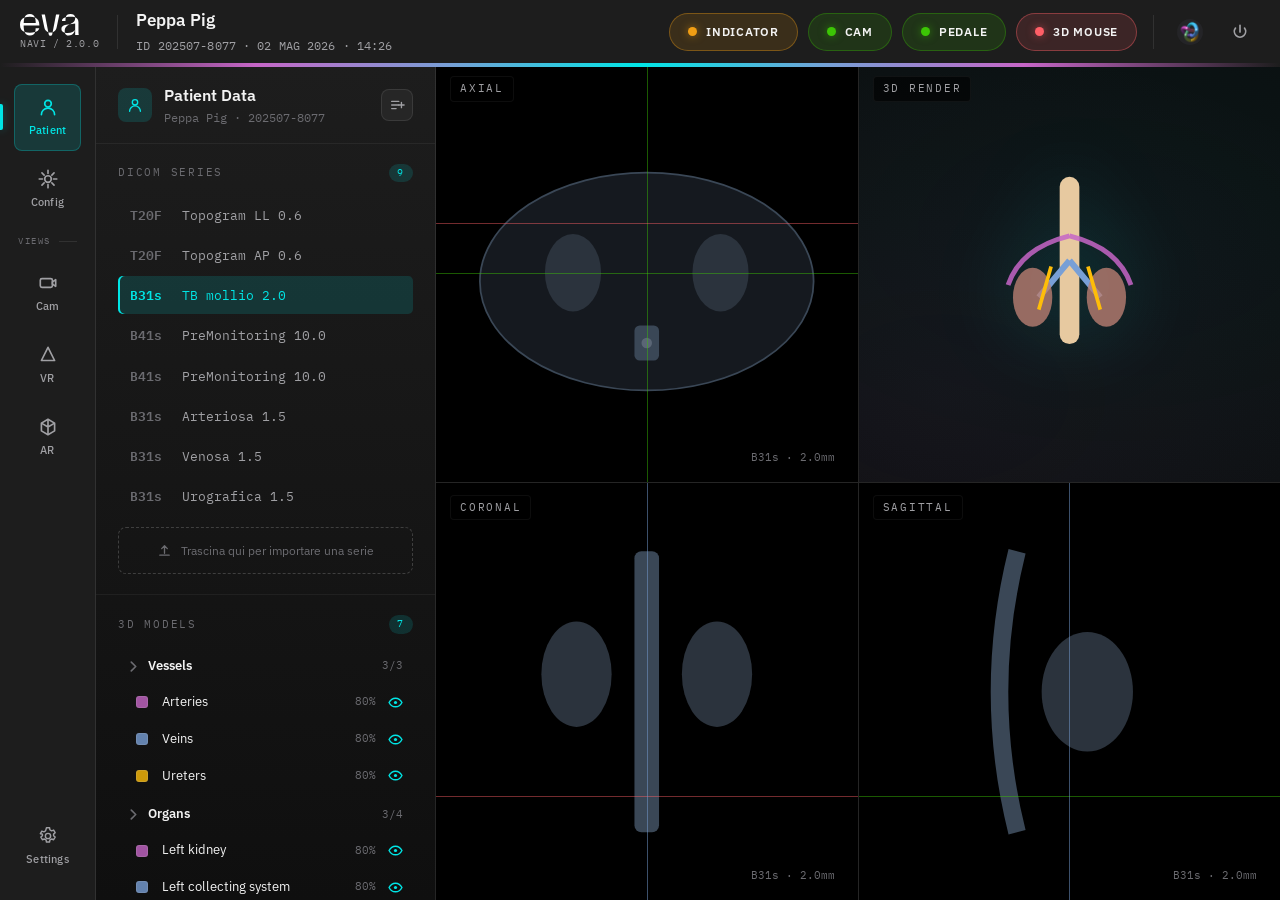
<file: index.html>
<!doctype html>
<html lang="it">
<head>
<meta charset="utf-8">
<title>EVA Navi 2.0</title>
<meta name="viewport" content="width=device-width, initial-scale=1">
<link rel="preconnect" href="https://fonts.googleapis.com">
<link rel="preconnect" href="https://fonts.gstatic.com" crossorigin>
<link href="https://fonts.googleapis.com/css2?family=IBM+Plex+Mono:wght@400;500;600&family=IBM+Plex+Sans:wght@400;500;600;700&display=swap" rel="stylesheet">
<link rel="stylesheet" href="css/tokens.css">
<link rel="stylesheet" href="css/base.css">
<link rel="stylesheet" href="css/layout.css">
<link rel="stylesheet" href="css/components.css">
</head>
<body>
<div class="app" id="app">

  <!-- ================= TOPBAR ================= -->
  <header class="topbar">
    <div class="brand">
      <div class="brand-name"><img src="assets/eva_logo.svg" alt="eva surgica" class="brand-logo"><small>NAVI / 2.0.0</small></div>
    </div>

    <div class="tb-sep"></div>

    <div class="tb-patient">
      <div class="name">Peppa Pig</div>
      <div class="meta">ID 202507-8077 · 02 MAG 2026 · 14:26</div>
    </div>

    <div class="tb-right">
      <!-- indicatori dispositivi -->
      <div class="dev-cluster" id="devCluster" style="flex:none"></div>

      <div class="tb-sep" style="margin:0 6px"></div>

      <!-- assistant -->
      <button class="tb-icon" id="assistBtn" title="Eva">
        <span class="ai-blob mini"><img class="knot-img" src="assets/eva_knot.webp" alt="Eva" draggable="false"></span>
      </button>

      <!-- turn off (rightmost) -->
      <button class="tb-icon is-danger" id="powerBtn" title="Spegni">
        <svg width="18" height="18" viewBox="0 0 16 16" fill="none"><path d="M8 2v6M4 4.5a5 5 0 1 0 8 0" stroke="currentColor" stroke-width="1.5" stroke-linecap="round"/></svg>
      </button>
    </div>
  </header>

  <!-- ================= SHELL ================= -->
  <div class="shell">

    <!-- SIDEBAR (labels kept; Settings added) -->
    <nav class="sidebar">
      <div class="sb-group">
        <div class="sb-item is-active" data-view="patient">
          <svg width="22" height="22" viewBox="0 0 20 20" fill="none"><circle cx="10" cy="7" r="3" stroke="currentColor" stroke-width="1.5"/><path d="M4 17a6 6 0 0 1 12 0" stroke="currentColor" stroke-width="1.5" stroke-linecap="round"/></svg>
          <span>Patient</span>
        </div>
        <div class="sb-item" data-view="config">
          <svg width="22" height="22" viewBox="0 0 20 20" fill="none"><path d="M10 2v3M10 15v3M2 10h3M15 10h3M4.5 4.5l2 2M13.5 13.5l2 2M4.5 15.5l2-2M13.5 6.5l2-2" stroke="currentColor" stroke-width="1.5" stroke-linecap="round"/><circle cx="10" cy="10" r="3" stroke="currentColor" stroke-width="1.5"/></svg>
          <span>Config</span>
        </div>
      </div>

      <div class="sb-divider" data-label="VIEWS"></div>

      <div class="sb-group">
        <div class="sb-item" data-view="cam">
          <svg width="22" height="22" viewBox="0 0 20 20" fill="none"><rect x="3" y="6" width="11" height="8" rx="1.5" stroke="currentColor" stroke-width="1.5"/><path d="M14 9l3-2v6l-3-2z" stroke="currentColor" stroke-width="1.5" stroke-linejoin="round"/></svg>
          <span>Cam</span>
        </div>
        <div class="sb-item" data-view="vr">
          <svg width="22" height="22" viewBox="0 0 20 20" fill="none"><path d="M10 3l6 12H4z" stroke="currentColor" stroke-width="1.5" stroke-linejoin="round"/></svg>
          <span>VR</span>
        </div>
        <div class="sb-item" data-view="ar">
          <svg width="22" height="22" viewBox="0 0 20 20" fill="none"><path d="M10 3l6 3.5v7L10 17l-6-3.5v-7z" stroke="currentColor" stroke-width="1.5" stroke-linejoin="round"/><path d="M10 3v14M4 6.5l6 3.5 6-3.5" stroke="currentColor" stroke-width="1.5"/></svg>
          <span>AR</span>
        </div>
      </div>

      <div class="sb-bottom">
        <div class="sb-item" data-view="system">
          <svg width="22" height="22" viewBox="0 0 20 20" fill="none"><path d="M8.6 2.5h2.8l.35 1.9a6 6 0 0 1 1.55.9l1.8-.7 1.4 2.42-1.45 1.27a6 6 0 0 1 0 1.42l1.45 1.27-1.4 2.42-1.8-.7a6 6 0 0 1-1.55.9l-.35 1.9H8.6l-.35-1.9a6 6 0 0 1-1.55-.9l-1.8.7-1.4-2.42 1.45-1.27a6 6 0 0 1 0-1.42L3.05 7.92l1.4-2.42 1.8.7a6 6 0 0 1 1.55-.9z" stroke="currentColor" stroke-width="1.3" stroke-linejoin="round"/><circle cx="10" cy="10" r="2.4" stroke="currentColor" stroke-width="1.3"/></svg>
          <span>Settings</span>
        </div>
      </div>
    </nav>

    <!-- STAGE -->
    <main class="stage" id="stage">

      <!-- ===== PATIENT (4-pane) ===== -->
      <section class="view is-active with-panel" data-view="patient">
        <aside class="panel" id="patientPanel">
          <div class="panel-header">
            <div class="ico"><svg width="18" height="18" viewBox="0 0 20 20" fill="none"><circle cx="10" cy="7" r="3" stroke="currentColor" stroke-width="1.5"/><path d="M4 17a6 6 0 0 1 12 0" stroke="currentColor" stroke-width="1.5" stroke-linecap="round"/></svg></div>
            <div class="panel-title">Patient Data<small>Peppa Pig · 202507-8077</small></div>
            <button class="panel-action" id="openPatients" title="Seleziona paziente"><svg width="16" height="16" viewBox="0 0 18 18" fill="none"><path d="M3 5h8M3 9h8M3 13h5" stroke="currentColor" stroke-width="1.5" stroke-linecap="round"/><path d="M14 6v6M11 9h6" stroke="currentColor" stroke-width="1.5" stroke-linecap="round"/></svg></button>
          </div>

          <div class="panel-section">
            <div class="panel-section-label"><span>DICOM Series</span><span class="count">9</span></div>
            <!-- list lives OUTSIDE any grey container -->
            <div class="dicom-list">
              <div class="dicom-item"><span class="seq">T20F</span>Topogram LL 0.6</div>
              <div class="dicom-item"><span class="seq">T20F</span>Topogram AP 0.6</div>
              <div class="dicom-item is-active"><span class="seq">B31s</span>TB mollio 2.0</div>
              <div class="dicom-item"><span class="seq">B41s</span>PreMonitoring 10.0</div>
              <div class="dicom-item"><span class="seq">B41s</span>PreMonitoring 10.0</div>
              <div class="dicom-item"><span class="seq">B31s</span>Arteriosa 1.5</div>
              <div class="dicom-item"><span class="seq">B31s</span>Venosa 1.5</div>
              <div class="dicom-item"><span class="seq">B31s</span>Urografica 1.5</div>
            </div>
            <!-- the ONLY drag&drop affordance, clearly separated -->
            <div class="dicom-drop">
              <svg width="15" height="15" viewBox="0 0 16 16" fill="none"><path d="M8 11V3M5 6l3-3 3 3M3 13h10" stroke="currentColor" stroke-width="1.4" stroke-linecap="round" stroke-linejoin="round"/></svg>
              Trascina qui per importare una serie
            </div>
          </div>

          <div class="panel-section">
            <div class="panel-section-label"><span>3D Models</span><span class="count">12</span></div>
            <div class="models-tree"></div>
          </div>

          <div class="tp-block">
            <div class="tp-row"><span class="tp-label">Trasparenza globale</span><span class="tp-val">62%</span></div>
            <div class="tp-slider"><div class="fill"></div><div class="knob"></div></div>
          </div>
        </aside>

        <div class="viewport">
          <div class="pane">
            <span class="pane-label">Axial</span><span class="pane-meta">B31s · 2.0mm</span>
            <div class="crosshair h green" style="top:50%"></div><div class="crosshair v green" style="left:50%"></div>
            <div class="crosshair h red" style="top:38%"></div>
            <svg class="scan" viewBox="0 0 240 200"><ellipse cx="120" cy="105" rx="95" ry="62" fill="#15191f" stroke="#3a4756"/><ellipse cx="78" cy="100" rx="16" ry="22" fill="#2b333d"/><ellipse cx="162" cy="100" rx="16" ry="22" fill="#2b333d"/><rect x="113" y="130" width="14" height="20" rx="3" fill="#3a4756"/><circle cx="120" cy="140" r="3" fill="#5a6675"/></svg>
          </div>
          <div class="pane">
            <span class="pane-label">3D Render</span><span class="pane-meta">12 models</span>
            <div class="vr-bg"></div>
            <svg class="scan stage-anatomy" viewBox="0 0 240 200" style="position:relative;z-index:2;width:70%">
              <path d="M120 30 L120 150" stroke="#e7c9a0" stroke-width="16" stroke-linecap="round"/>
              <path d="M120 70 Q80 80 70 110M120 70 Q160 80 170 110" stroke="#C666C7" stroke-width="4" fill="none" opacity=".85"/>
              <path d="M120 90 L95 120M120 90 L145 120" stroke="#789FD6" stroke-width="5" fill="none"/>
              <ellipse cx="90" cy="120" rx="16" ry="24" fill="#b97f72" opacity=".8"/>
              <ellipse cx="150" cy="120" rx="16" ry="24" fill="#b97f72" opacity=".8"/>
              <path d="M105 95 L95 130M135 95 L145 130" stroke="#FEBD09" stroke-width="3" fill="none"/>
            </svg>
          </div>
          <div class="pane">
            <span class="pane-label">Coronal</span><span class="pane-meta">B31s · 2.0mm</span>
            <div class="crosshair h red" style="top:75%"></div><div class="crosshair v" style="left:50%;background:rgba(120,159,214,.5)"></div>
            <svg class="scan" viewBox="0 0 240 200"><rect x="113" y="20" width="14" height="160" rx="4" fill="#3a4756"/><ellipse cx="80" cy="90" rx="20" ry="30" fill="#2b333d"/><ellipse cx="160" cy="90" rx="20" ry="30" fill="#2b333d"/></svg>
          </div>
          <div class="pane">
            <span class="pane-label">Sagittal</span><span class="pane-meta">B31s · 2.0mm</span>
            <div class="crosshair h green" style="top:75%"></div><div class="crosshair v" style="left:50%;background:rgba(120,159,214,.5)"></div>
            <svg class="scan" viewBox="0 0 240 200"><path d="M90 20 Q70 100 90 180" stroke="#3a4756" stroke-width="10" fill="none"/><ellipse cx="130" cy="100" rx="26" ry="34" fill="#2b333d"/></svg>
          </div>
        </div>
      </section>

      <!-- ===== CONFIG / SETUP (endoscope + live feed + launch calibration) ===== -->
      <section class="view cfg" data-view="config">
        <aside class="panel cfg-panel">
          <div class="panel-header">
            <div class="ico"><svg width="18" height="18" viewBox="0 0 20 20" fill="none"><path d="M10 2v3M10 15v3M2 10h3M15 10h3M4.5 4.5l2 2M13.5 13.5l2 2M4.5 15.5l2-2M13.5 6.5l2-2" stroke="currentColor" stroke-width="1.5" stroke-linecap="round"/><circle cx="10" cy="10" r="3" stroke="currentColor" stroke-width="1.5"/></svg></div>
            <div class="panel-title">Configurazione<small>Strumenti e calibrazioni</small></div>
          </div>

          <div class="panel-section">
            <div class="panel-section-label"><span>Strumenti</span></div>
            <div class="field">
              <label class="field-label">Endoscopio</label>
              <div class="select" id="endoSelect">
                <button class="select-trigger" id="endoTrigger"><span id="endoValue" class="is-empty">Nessuno selezionato</span><svg class="chev" width="12" height="12" viewBox="0 0 12 12" fill="none"><path d="M3 4.5L6 7.5l3-3" stroke="currentColor" stroke-width="1.5" stroke-linecap="round" stroke-linejoin="round"/></svg></button>
                <div class="select-menu" id="endoMenu">
                  <button data-val="Olympus 4K 30°">Olympus 4K 30°</button>
                  <button data-val="Stryker 1688 0°">Stryker 1688 0°</button>
                  <button data-val="Karl Storz IMAGE1 S 45°">Karl Storz IMAGE1 S 45°</button>
                </div>
              </div>
            </div>
            <button class="disclosure" id="advToggle"><svg class="chev" width="11" height="11" viewBox="0 0 10 10" fill="none"><path d="M3 1l4 4-4 4" stroke="currentColor" stroke-width="1.5" stroke-linecap="round" stroke-linejoin="round"/></svg>Funzioni avanzate</button>
            <div class="disclosure-body" id="advBody">
              <div class="set-row"><div class="stack"><div class="ttl">White balance auto</div><div class="sub">Bilanciamento all'avvio</div></div><div class="toggle is-on"><div class="k"></div></div></div>
              <div class="set-row"><div class="stack"><div class="ttl">Riduzione rumore</div><div class="sub">Filtro su feed live</div></div><div class="toggle"><div class="k"></div></div></div>
            </div>
          </div>

          <div class="panel-section">
            <div class="panel-section-label"><span>Calibrazioni</span></div>
            <button class="calib-launch" data-go-calib><div class="cl-ic"><svg width="17" height="17" viewBox="0 0 18 18" fill="none"><rect x="2.5" y="2.5" width="13" height="13" rx="2" stroke="currentColor" stroke-width="1.5"/><path d="M6 9l2 2 4-4" stroke="currentColor" stroke-width="1.6" stroke-linecap="round" stroke-linejoin="round"/></svg></div><div class="cl-tx"><div class="cl-ttl">Inizia Calibrazione Workspace</div><div class="cl-sub">Allinea il volume di lavoro</div></div><svg class="cl-go" width="14" height="14" viewBox="0 0 14 14" fill="none"><path d="M5 3l4 4-4 4" stroke="currentColor" stroke-width="1.6" stroke-linecap="round" stroke-linejoin="round"/></svg></button>
            <button class="calib-launch" data-go-calib><div class="cl-ic"><svg width="17" height="17" viewBox="0 0 18 18" fill="none"><circle cx="9" cy="6" r="3" stroke="currentColor" stroke-width="1.5"/><path d="M3.5 15.5a5.5 5.5 0 0 1 11 0" stroke="currentColor" stroke-width="1.5" stroke-linecap="round"/></svg></div><div class="cl-tx"><div class="cl-ttl">Inizia Calibrazione Paziente</div><div class="cl-sub">Registra i punti anatomici</div></div><svg class="cl-go" width="14" height="14" viewBox="0 0 14 14" fill="none"><path d="M5 3l4 4-4 4" stroke="currentColor" stroke-width="1.6" stroke-linecap="round" stroke-linejoin="round"/></svg></button>
          </div>
        </aside>

        <div class="canvas-stage cfg-feed">
          <span class="pane-label">Endoscopio · Live</span>
          <div class="feed-nosignal" id="feedNoSignal">
            <svg width="30" height="30" viewBox="0 0 24 24" fill="none"><path d="M3 3l18 18M5 7v10a1 1 0 0 0 1 1h10M21 16V7a1 1 0 0 0-1-1H9" stroke="currentColor" stroke-width="1.6" stroke-linecap="round" stroke-linejoin="round"/></svg>
            <div class="ns-txt">No Signal</div>
            <div class="ns-sub">Collega l'endoscopio e selezionalo a sinistra</div>
          </div>
        </div>

        <!-- Assistant prompt (setup): select the endoscope -->
        <div class="assistant show" id="cfgAssist">
          <div class="ast-header">
            <div class="ast-avatar ai-blob"><img class="knot-img" src="assets/eva_knot.webp" alt="Eva" draggable="false"></div>
            <div><div class="ast-name">Eva</div></div>
            <button class="ast-close" id="cfgAssistClose"><svg width="15" height="15" viewBox="0 0 14 14" fill="none"><path d="M3 7h8" stroke="currentColor" stroke-width="1.5" stroke-linecap="round"/></svg></button>
          </div>
          <div class="ast-body">
            <div class="ast-kick">Passo 1</div>
            <p class="ast-msg">Seleziona l'endoscopio per attivare il feed live, poi avvia la calibrazione.</p>
            <div class="ast-actions"><button class="btn btn-primary" style="font-size:13px;padding:8px 14px" data-go-calib>Procedi</button><button class="btn btn-ghost" style="font-size:13px;padding:8px 14px" id="cfgAssistSkip">Salta</button></div>
          </div>
        </div>
      </section>

      <!-- ===== CALIBRATION (launched from Config) ===== -->
      <section class="view calib" data-view="calib">
        <div class="calib-main">
          <div class="stepper" id="calibStepper">
            <div class="step is-done"><div class="step-circle"><svg width="11" height="11" viewBox="0 0 10 10" fill="none"><path d="M2 5l2 2 4-4" stroke="currentColor" stroke-width="1.8" stroke-linecap="round" stroke-linejoin="round"/></svg></div><div>Patient data</div></div>
            <div class="step-connector is-done"></div>
            <div class="step is-done"><div class="step-circle"><svg width="11" height="11" viewBox="0 0 10 10" fill="none"><path d="M2 5l2 2 4-4" stroke="currentColor" stroke-width="1.8" stroke-linecap="round" stroke-linejoin="round"/></svg></div><div>Endoscope</div></div>
            <div class="step-connector is-done"></div>
            <div class="step is-done"><div class="step-circle"><svg width="11" height="11" viewBox="0 0 10 10" fill="none"><path d="M2 5l2 2 4-4" stroke="currentColor" stroke-width="1.8" stroke-linecap="round" stroke-linejoin="round"/></svg></div><div>Workspace</div></div>
            <div class="step-connector" id="stepConn4"></div>
            <div class="step is-current" id="step4"><div class="step-circle">4</div><div>Patient calibration</div></div>
            <div class="step-connector"></div>
            <div class="step" id="step5"><div class="step-circle">5</div><div>Ready</div></div>
          </div>

          <div class="calib-stage2">
            <!-- acquisition feedback: explicit acquiring state -->
            <div class="acq" id="acq">
              <div class="ring" id="acqRing"></div>
              <div class="txt"><span id="acqMain">Acquisizione vista 3 di 4</span><small id="acqSub">tocca il punto evidenziato per acquisire</small></div>
            </div>

            <!-- quality scale: bars + icon + word -->
            <div class="quality" id="quality" data-level="3">
              <div class="kick">Qualità calibrazione</div>
              <div class="q-bars"><div class="b"></div><div class="b"></div><div class="b"></div><div class="b"></div></div>
              <div class="q-readout">
                <div class="qi" id="qIcon"><svg width="15" height="15" viewBox="0 0 14 14" fill="none"><path d="M2 7l3 3 7-7" stroke="currentColor" stroke-width="1.8" stroke-linecap="round" stroke-linejoin="round"/></svg></div>
                <div><div class="qv" id="qLabel">Ottimo</div><div class="qsub" id="qSub">puoi proseguire</div></div>
              </div>
            </div>

            <div class="calib-anatomy">
              <svg viewBox="0 0 320 480" width="100%" height="100%" preserveAspectRatio="none">
                <g opacity=".9">
                  <path d="M160 60 L160 280" stroke="#3a4756" stroke-width="14" stroke-linecap="round"/>
                  <g stroke="#3a4756" stroke-width="3" fill="none" opacity=".7">
                    <path d="M160 100 Q100 110 90 140"/><path d="M160 100 Q220 110 230 140"/>
                    <path d="M160 130 Q90 140 80 175"/><path d="M160 130 Q230 140 240 175"/>
                    <path d="M160 160 Q85 170 80 210"/><path d="M160 160 Q235 170 240 210"/>
                  </g>
                  <path d="M100 280 Q100 340 130 360 L160 380 L190 360 Q220 340 220 280" stroke="#3a4756" stroke-width="6" fill="none"/>
                  <path d="M130 360 L110 460M190 360 L210 460" stroke="#3a4756" stroke-width="8" stroke-linecap="round"/>
                </g>
                <ellipse cx="125" cy="180" rx="18" ry="32" fill="#C666C7" opacity=".7"/>
                <ellipse cx="195" cy="180" rx="18" ry="32" fill="#C666C7" opacity=".7"/>
              </svg>
              <div class="calib-points" id="calibPoints"></div>
            </div>
          </div>

          <!-- bottom bar kept -->
          <div class="calib-footer">
            <div class="calib-progress">
              <div class="calib-progress-text"><strong id="acqCount">2/4</strong> punti acquisiti<span class="sub" id="acqEta">~30s rimanenti</span></div>
              <div class="calib-progress-bar"><div class="fill" id="acqBar"></div></div>
            </div>
            <div></div>
            <div class="calib-actions">
              <button class="btn btn-secondary btn-lg" id="undoPoint"><svg width="15" height="15" viewBox="0 0 14 14" fill="none"><path d="M4 7H2l3-3M2 7l3 3" stroke="currentColor" stroke-width="1.5" stroke-linecap="round" stroke-linejoin="round"/><path d="M2 7h7a3 3 0 0 1 3 3" stroke="currentColor" stroke-width="1.5"/></svg>Annulla ultimo punto</button>
              <button class="btn btn-danger btn-lg" id="cancelCalib">Annulla calibrazione</button>
              <!-- "Continue" → "Continue on patient" -->
              <button class="btn btn-primary btn-lg" id="continuePatient">Continua sul paziente →</button>
            </div>
          </div>
        </div>
      </section>

      <!-- ===== SYSTEM (tabbed: devices + preferences) ===== -->
      <section class="view" data-view="system">
        <div class="pane-pad" style="display:block">
          <div class="pane-head"><h2>Settings</h2></div>

          <div class="settings-tabs">
            <button class="stab is-active" data-tab="general">Generale</button>
            <button class="stab" data-tab="access">Accessibilità</button>
            <button class="stab" data-tab="notif">Notifiche</button>
            <button class="stab" data-tab="advanced">Avanzate</button>
          </div>

          <div class="settings-body">
            <!-- GENERAL -->
            <div class="stab-panel is-active" data-tab="general">
              <div class="settings-section">
                <h3 class="settings-section-title">Lingua e regione</h3>
                <div class="pref-row">
                  <div class="pref-row-label"><div class="ttl">Lingua interfaccia</div><div class="sub">Applicata a tutta la UI</div></div>
                  <div class="pref-row-ctrl"><div class="seg"><button class="is-active">IT</button><button>EN</button><button>ES</button><button>DE</button></div></div>
                </div>
                <div class="pref-row">
                  <div class="pref-row-label"><div class="ttl">Unità di misura</div><div class="sub">Distanze e volumi</div></div>
                  <div class="pref-row-ctrl"><div class="seg"><button class="is-active">mm</button><button>cm</button></div></div>
                </div>
                <div class="pref-row">
                  <div class="pref-row-label"><div class="ttl">Formato data</div><div class="sub">Giorno / mese / anno</div></div>
                  <div class="pref-row-ctrl"><div class="seg"><button class="is-active">GG-MM-AAAA</button><button>MM-GG-AAAA</button></div></div>
                </div>
              </div>
              <div class="settings-section">
                <h3 class="settings-section-title">Aspetto</h3>
                <div class="pref-row">
                  <div class="pref-row-label"><div class="ttl">Modalità di visualizzazione</div><div class="sub">Render 2D o 3D predefinito</div></div>
                  <div class="pref-row-ctrl"><div class="seg"><button class="is-active" data-dim="2D">2D</button><button data-dim="3D">3D</button></div></div>
                </div>
                <div class="pref-row">
                  <div class="pref-row-label"><div class="ttl">Tema</div><div class="sub">Dark consigliato in sala</div></div>
                  <div class="pref-row-ctrl"><div class="seg"><button class="is-active">Dark</button><button>Light</button></div></div>
                </div>
                <div class="pref-row">
                  <div class="pref-row-label"><div class="ttl">Animazioni menù e transizioni</div><div class="sub">Disattiva per ridurre il movimento</div></div>
                  <div class="pref-row-ctrl"><div class="toggle is-on"><div class="k"></div></div></div>
                </div>
              </div>
            </div>

            <!-- ACCESSIBILITY -->
            <div class="stab-panel" data-tab="access">
              <div class="settings-section">
                <h3 class="settings-section-title">Accessibilità colore</h3>
                <div class="pref-row">
                  <div class="pref-row-label"><div class="ttl">Preset daltonismo</div><div class="sub">Adatta la palette di stato mantenendo sempre icona ed etichetta accanto al colore.</div></div>
                  <div class="pref-row-ctrl">
                    <div class="cb-presets">
                      <button class="cb-preset is-active" data-cb="">
                        <div class="cb-swatches"><i style="background:#3CC505"></i><i style="background:#F19E14"></i><i style="background:#FF5F67"></i></div>
                        <div class="cb-tx"><div class="cb-nm">Standard</div><div class="cb-sub">Nessuna correzione</div></div>
                        <svg class="cb-chk" width="14" height="14" viewBox="0 0 14 14" fill="none"><path d="M2 7l3 3 7-7" stroke="currentColor" stroke-width="1.8" stroke-linecap="round" stroke-linejoin="round"/></svg>
                      </button>
                      <button class="cb-preset" data-cb="cb-deuter">
                        <div class="cb-swatches"><i style="background:#0072B2"></i><i style="background:#E69F00"></i><i style="background:#CC79A7"></i></div>
                        <div class="cb-tx"><div class="cb-nm">Deuteranopia</div><div class="cb-sub">Difficoltà sul verde</div></div>
                        <svg class="cb-chk" width="14" height="14" viewBox="0 0 14 14" fill="none"><path d="M2 7l3 3 7-7" stroke="currentColor" stroke-width="1.8" stroke-linecap="round" stroke-linejoin="round"/></svg>
                      </button>
                      <button class="cb-preset" data-cb="cb-protan">
                        <div class="cb-swatches"><i style="background:#56B4E9"></i><i style="background:#F0E442"></i><i style="background:#D55E00"></i></div>
                        <div class="cb-tx"><div class="cb-nm">Protanopia</div><div class="cb-sub">Difficoltà sul rosso</div></div>
                        <svg class="cb-chk" width="14" height="14" viewBox="0 0 14 14" fill="none"><path d="M2 7l3 3 7-7" stroke="currentColor" stroke-width="1.8" stroke-linecap="round" stroke-linejoin="round"/></svg>
                      </button>
                      <button class="cb-preset" data-cb="cb-tritan">
                        <div class="cb-swatches"><i style="background:#009E9E"></i><i style="background:#E69F00"></i><i style="background:#CC2E2E"></i></div>
                        <div class="cb-tx"><div class="cb-nm">Tritanopia</div><div class="cb-sub">Difficoltà sul blu</div></div>
                        <svg class="cb-chk" width="14" height="14" viewBox="0 0 14 14" fill="none"><path d="M2 7l3 3 7-7" stroke="currentColor" stroke-width="1.8" stroke-linecap="round" stroke-linejoin="round"/></svg>
                      </button>
                    </div>
                  </div>
                </div>
                <div class="pref-row">
                  <div class="pref-row-label"><div class="ttl">Alto contrasto</div><div class="sub">Bordi e testo più marcati</div></div>
                  <div class="pref-row-ctrl"><div class="toggle"><div class="k"></div></div></div>
                </div>
              </div>
            </div>

            <!-- NOTIFICATIONS (checklist style) -->
            <div class="stab-panel" data-tab="notif">
              <div class="settings-section">
                <h3 class="settings-section-title">Avvisi a schermo</h3>
                <div class="pref-row">
                  <div class="pref-row-label"><div class="ttl">Mostra un avviso quando</div></div>
                  <div class="pref-row-ctrl">
                    <label class="check is-on"><span class="box"><svg width="12" height="12" viewBox="0 0 12 12" fill="none"><path d="M2 6l2.5 2.5L10 3" stroke="currentColor" stroke-width="1.8" stroke-linecap="round" stroke-linejoin="round"/></svg></span>Il puntatore non è visibile</label>
                    <label class="check is-on"><span class="box"><svg width="12" height="12" viewBox="0 0 12 12" fill="none"><path d="M2 6l2.5 2.5L10 3" stroke="currentColor" stroke-width="1.8" stroke-linecap="round" stroke-linejoin="round"/></svg></span>Una vista è stata acquisita</label>
                    <label class="check"><span class="box"><svg width="12" height="12" viewBox="0 0 12 12" fill="none"><path d="M2 6l2.5 2.5L10 3" stroke="currentColor" stroke-width="1.8" stroke-linecap="round" stroke-linejoin="round"/></svg></span>La calibrazione cala di qualità</label>
                    <label class="check is-on"><span class="box"><svg width="12" height="12" viewBox="0 0 12 12" fill="none"><path d="M2 6l2.5 2.5L10 3" stroke="currentColor" stroke-width="1.8" stroke-linecap="round" stroke-linejoin="round"/></svg></span>Un dispositivo si scollega</label>
                  </div>
                </div>
                <div class="pref-row">
                  <div class="pref-row-label"><div class="ttl">Posizione e blocco</div></div>
                  <div class="pref-row-ctrl">
                    <label class="check is-on"><span class="box"><svg width="12" height="12" viewBox="0 0 12 12" fill="none"><path d="M2 6l2.5 2.5L10 3" stroke="currentColor" stroke-width="1.8" stroke-linecap="round" stroke-linejoin="round"/></svg></span>Warning in alto, non bloccanti</label>
                    <label class="check is-on"><span class="box"><svg width="12" height="12" viewBox="0 0 12 12" fill="none"><path d="M2 6l2.5 2.5L10 3" stroke="currentColor" stroke-width="1.8" stroke-linecap="round" stroke-linejoin="round"/></svg></span>Errori al centro, richiedono conferma</label>
                  </div>
                </div>
              </div>
              <div class="settings-section">
                <h3 class="settings-section-title">Suoni</h3>
                <div class="pref-row">
                  <div class="pref-row-label"><div class="ttl">Riproduci un suono quando</div></div>
                  <div class="pref-row-ctrl">
                    <label class="check"><span class="box"><svg width="12" height="12" viewBox="0 0 12 12" fill="none"><path d="M2 6l2.5 2.5L10 3" stroke="currentColor" stroke-width="1.8" stroke-linecap="round" stroke-linejoin="round"/></svg></span>Un punto viene acquisito</label>
                    <label class="check is-on"><span class="box"><svg width="12" height="12" viewBox="0 0 12 12" fill="none"><path d="M2 6l2.5 2.5L10 3" stroke="currentColor" stroke-width="1.8" stroke-linecap="round" stroke-linejoin="round"/></svg></span>Viene mostrato un errore</label>
                  </div>
                </div>
              </div>
            </div>

            <!-- ADVANCED -->
            <div class="stab-panel" data-tab="advanced">
              <div class="settings-section">
                <h3 class="settings-section-title">Funzioni avanzate <span class="badge">Operatore Eva</span></h3>
                <div class="pref-row">
                  <div class="pref-row-label"><div class="ttl">Parametri tracking grezzi</div><div class="sub">Debug puntatore e piastra</div></div>
                  <div class="pref-row-ctrl"><div class="toggle"><div class="k"></div></div></div>
                </div>
                <div class="pref-row">
                  <div class="pref-row-label"><div class="ttl">Log calibrazione</div><div class="sub">Export punti acquisiti</div></div>
                  <div class="pref-row-ctrl"><div class="toggle"><div class="k"></div></div></div>
                </div>
              </div>
            </div>
          </div>
        </div>
      </section>

      <!-- ===== VR ===== -->
      <section class="view with-panel" data-view="vr">
        <aside class="panel" id="vrPanel"></aside>
        <div class="canvas-stage">
          <span class="pane-label">VR Navigation</span>
          <div class="vr-bg"></div>
          <svg class="scan stage-anatomy" viewBox="0 0 240 200" style="width:75%">
            <path d="M120 20 Q90 60 120 100 Q150 140 120 180" stroke="#e7c9a0" stroke-width="22" fill="none" stroke-linecap="round"/>
            <path d="M40 60 Q90 90 140 70 Q190 50 210 90" stroke="#C666C7" stroke-width="7" fill="none"/>
            <path d="M30 120 Q90 130 150 110" stroke="#C666C7" stroke-width="6" fill="none"/>
            <path d="M120 40 Q120 100 120 170" stroke="#789FD6" stroke-width="14" fill="none" opacity=".9"/>
            <ellipse cx="185" cy="110" rx="40" ry="44" fill="#7c4b43" opacity=".55"/>
            <circle cx="195" cy="95" r="9" fill="#FEBD09" opacity=".8"/>
          </svg>
        </div>
      </section>

      <!-- ===== AR ===== -->
      <section class="view with-panel" data-view="ar">
        <aside class="panel" id="arPanel"></aside>
        <div class="canvas-stage">
          <span class="pane-label">AR Navigation</span>
          <div class="ar-bg"></div>
          <svg class="scan" viewBox="0 0 240 200" style="position:relative;z-index:2;width:80%;opacity:.78">
            <path d="M30 70 Q90 60 140 90 Q190 120 215 100" stroke="#d35a3f" stroke-width="13" fill="none" stroke-linecap="round" opacity=".75"/>
            <path d="M70 30 Q90 80 120 110 Q150 140 150 180" stroke="#FEBD09" stroke-width="12" fill="none" stroke-linecap="round" opacity=".7"/>
            <path d="M50 130 Q100 120 130 150" stroke="#d35a3f" stroke-width="10" fill="none" opacity=".7"/>
          </svg>
        </div>
      </section>

      <!-- Cam fallback -->
      <section class="view" data-view="cam">
        <div class="canvas-stage" style="position:absolute;inset:0">
          <span class="pane-label">Camera</span>
          <div class="vr-bg"></div>
          <div style="position:relative;z-index:2;color:var(--tx-tertiary);font-family:var(--f-mono);font-size:13px">Live camera feed</div>
        </div>
      </section>

      <!-- ===== OVERLAYS ===== -->
      <button class="immersive-exit" id="immersiveExit" title="Mostra interfaccia (Esc)">
        <svg width="14" height="14" viewBox="0 0 16 16" fill="none"><path d="M6 2v4H2M14 6h-4V2M6 14v-4H2M10 14v-4h4" stroke="currentColor" stroke-width="1.5" stroke-linecap="round" stroke-linejoin="round"/></svg>
        Esci da schermo intero
      </button>

      <div class="toast-stack" id="toastStack"></div>

      <div class="overlay" id="overlay"><div id="dialogHost"></div></div>

      <!-- Patient selection / management modal -->
      <div class="overlay" id="patientsOverlay">
        <div class="pt-modal">
          <div class="pt-modal-head">
            <div class="pt-head-ic"><svg width="18" height="18" viewBox="0 0 20 20" fill="none"><circle cx="10" cy="7" r="3" stroke="currentColor" stroke-width="1.5"/><path d="M4 17a6 6 0 0 1 12 0" stroke="currentColor" stroke-width="1.5" stroke-linecap="round"/></svg></div>
            <div class="pt-head-tx"><h3>Dati Paziente</h3><small>Setup</small></div>
            <button class="ast-close" id="patientsClose"><svg width="15" height="15" viewBox="0 0 14 14" fill="none"><path d="M3.5 3.5l7 7M10.5 3.5l-7 7" stroke="currentColor" stroke-width="1.5" stroke-linecap="round"/></svg></button>
          </div>
          <div class="pt-modal-body">
            <!-- left: patient list (ID only, no names) -->
            <div class="pt-list-col">
              <div class="pt-col-label">Lista Pazienti <span class="pt-count">2</span></div>
              <div class="pt-list" id="ptList">
                <div class="pt-item"><div class="pt-id">202507-8077</div><button class="pt-remove" title="Rimuovi"><svg width="14" height="14" viewBox="0 0 14 14" fill="none"><path d="M3.5 7h7" stroke="currentColor" stroke-width="1.6" stroke-linecap="round"/></svg></button></div>
                <div class="pt-item is-active"><div class="pt-id">202606-5602</div><button class="pt-remove" title="Rimuovi"><svg width="14" height="14" viewBox="0 0 14 14" fill="none"><path d="M3.5 7h7" stroke="currentColor" stroke-width="1.6" stroke-linecap="round"/></svg></button></div>
              </div>
              <button class="pt-new"><svg width="14" height="14" viewBox="0 0 16 16" fill="none"><path d="M8 3v10M3 8h10" stroke="currentColor" stroke-width="1.6" stroke-linecap="round"/></svg>Nuovo Paziente</button>
            </div>

            <!-- center: patient form -->
            <div class="pt-form-col">
              <div class="pt-grid">
                <div class="field"><label class="flbl">Cognome <span class="req">*</span></label><input class="inp" data-required type="text" placeholder="es. Patrizio"></div>
                <div class="field"><label class="flbl">Nome <span class="req">*</span></label><input class="inp" data-required type="text" placeholder="es. Patrizio"></div>
                <div class="field"><label class="flbl">Data di nascita <span class="req">*</span></label><input class="inp" data-required type="text" placeholder="01/01/1990"></div>
                <div class="field"><label class="flbl">Età <span class="req">*</span></label><input class="inp" data-required type="text" placeholder="36"></div>
                <div class="field pt-span"><label class="flbl">Sesso</label>
                  <div class="radio-row">
                    <label class="radio is-on"><span class="dot"></span>Maschio</label>
                    <label class="radio"><span class="dot"></span>Femmina</label>
                  </div>
                </div>
                <div class="field"><label class="flbl">Medico <span class="req">*</span></label><input class="inp" data-required type="text" placeholder="Dr. Bianchi"></div>
                <div class="field"><label class="flbl">ID Medico</label><input class="inp" type="text" placeholder="MD-49281"></div>
              </div>

              <div class="pt-col-label" style="margin-top:24px">Dati Diagnostici</div>
              <div class="pt-diag">
                <button class="btn btn-secondary"><svg width="14" height="14" viewBox="0 0 16 16" fill="none"><path d="M8 2l5 3v6l-5 3-5-3V5z" stroke="currentColor" stroke-width="1.4" stroke-linejoin="round"/></svg>Seleziona DICOM</button>
                <span class="pt-diag-state is-ok"><span class="dot"></span>9 caricate</span>
                <button class="btn btn-secondary"><svg width="14" height="14" viewBox="0 0 16 16" fill="none"><rect x="2.5" y="4" width="11" height="8" rx="1.5" stroke="currentColor" stroke-width="1.4"/><path d="M5 8h6" stroke="currentColor" stroke-width="1.4" stroke-linecap="round"/></svg>Seleziona Modelli</button>
                <span class="pt-diag-state is-ok"><span class="dot"></span>12 pronti</span>
              </div>
            </div>
          </div>

          <div class="pt-modal-foot">
            <div class="pt-req-note"><svg width="15" height="15" viewBox="0 0 16 16" fill="none"><circle cx="8" cy="8" r="6.2" stroke="currentColor" stroke-width="1.4"/><path d="M8 5v3.5M8 10.5v.2" stroke="currentColor" stroke-width="1.6" stroke-linecap="round"/></svg>Campi obbligatori contrassegnati con <span class="req">*</span></div>
            <div style="flex:1"></div>
            <button class="btn btn-ghost" id="ptCancel">Annulla</button>
            <button class="btn btn-primary" id="ptSave">Salva e continua</button>
          </div>
        </div>
      </div>

      <!-- Assistant -->
      <div class="assistant" id="assistant">
        <div class="ast-header">
          <div class="ast-avatar ai-blob"><img class="knot-img" src="assets/eva_knot.webp" alt="Eva" draggable="false"></div>
          <div><div class="ast-name">Eva</div></div>
          <button class="ast-close" id="astClose"><svg width="15" height="15" viewBox="0 0 14 14" fill="none"><path d="M3 7h8" stroke="currentColor" stroke-width="1.5" stroke-linecap="round"/></svg></button>
        </div>
        <div class="ast-body">
          <div class="ast-kick">Suggerimento</div>
          <p class="ast-msg">Scegli i punti anatomici evidenziati in ordine, con il puntatore. Premi il pedale per confermare ognuno.</p>
          <div class="ast-actions"><button class="btn btn-primary" style="font-size:13px;padding:8px 14px">Ho capito</button><button class="btn btn-ghost" style="font-size:13px;padding:8px 14px">Salta</button></div>
        </div>
      </div>

    </main>
  </div>
</div>

<script src="js/app.js"></script>
</body>
</html>
</file>
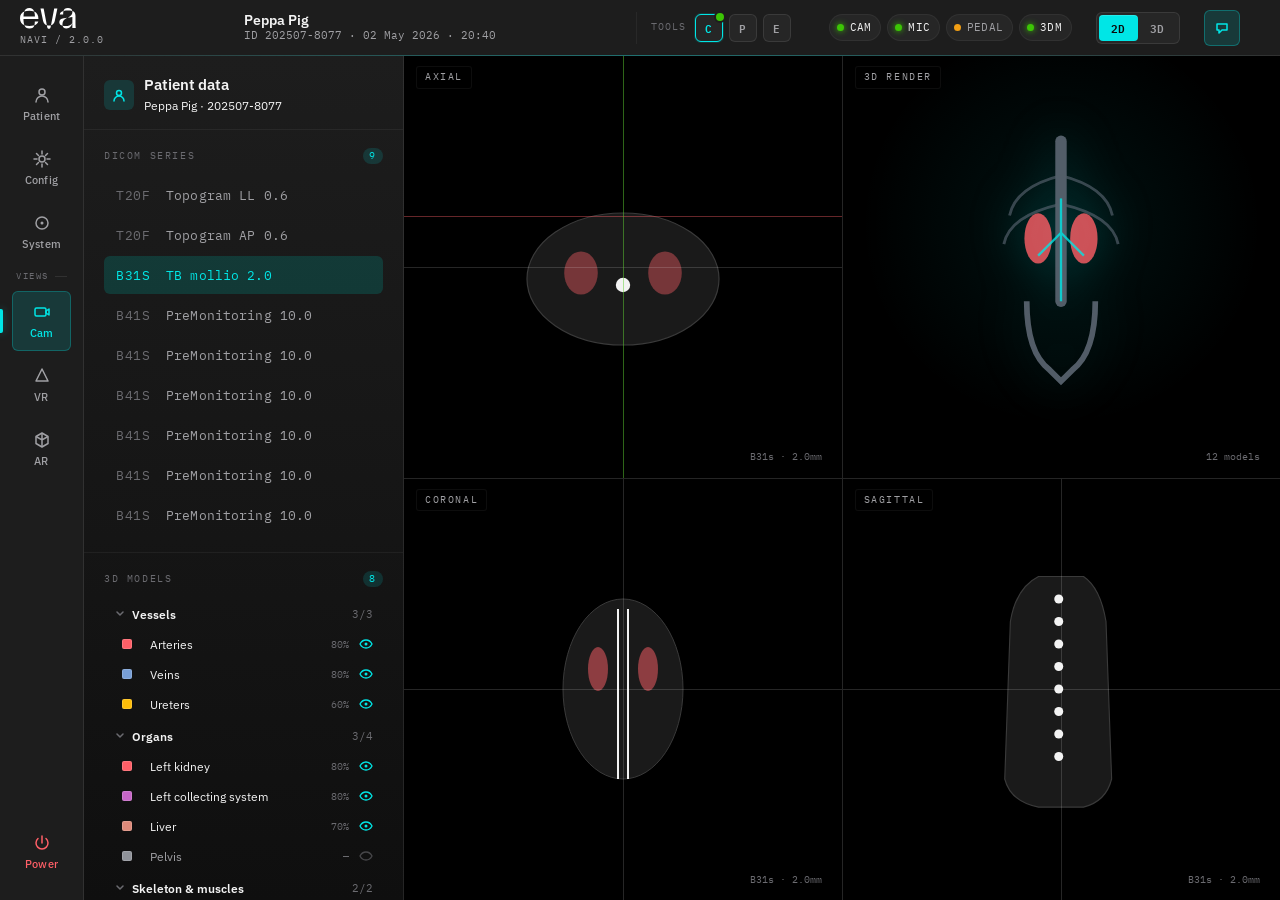
<file: eva-navi-prototype.html>
<!doctype html>
<html lang="en">
<head>
<meta charset="utf-8">
<title>EVA Navi — Prototype</title>
<meta name="viewport" content="width=device-width,initial-scale=1">
<link rel="preconnect" href="https://fonts.googleapis.com">
<link rel="preconnect" href="https://fonts.gstatic.com" crossorigin>
<link href="https://fonts.googleapis.com/css2?family=IBM+Plex+Mono:wght@400;500;600&family=IBM+Plex+Sans:wght@400;500;600;700&display=swap" rel="stylesheet">
<style>
/* ==========================================================================
   TOKENS — Eva Surgica brand
   ========================================================================== */
:root{
  --bg-0:#0F0F0F; --bg-1:#1D1D1D; --bg-2:#262626; --bg-3:#333333; --bg-4:#404040;
  --bd-subtle:rgba(255,255,255,.05); --bd-default:rgba(255,255,255,.09); --bd-strong:rgba(255,255,255,.18);
  --tx-primary:#F3F3F3; --tx-secondary:#A0A0A4; --tx-tertiary:#6B6B70; --tx-disabled:#454548;

  --brand:#00E6E6; --brand-bright:#33EFEF; --brand-deep:#00B8B8;
  --brand-tint:rgba(0,230,230,.14); --brand-glow:rgba(0,230,230,.40);
  --brand-blue:#789FD6; --brand-blue-tint:rgba(120,159,214,.16);
  --brand-magenta:#C666C7; --brand-magenta-tint:rgba(198,102,199,.16);
  --acc-yellow:#FEBD09; --acc-yellow-tint:rgba(254,189,9,.14);
  --acc-salmon:#DD8A7A; --acc-salmon-tint:rgba(221,138,122,.14);

  --ok:#3CC505; --ok-tint:rgba(60,197,5,.14);
  --warn:#F19E14; --warn-tint:rgba(241,158,20,.14);
  --danger:#FF5F67; --danger-tint:rgba(255,95,103,.14);
  --neutral:#90939A; --neutral-tint:rgba(144,147,154,.14);

  --brand-gradient:linear-gradient(135deg,var(--brand) 0%,var(--brand-blue) 50%,var(--brand-magenta) 100%);

  --f-sans:'IBM Plex Sans',ui-sans-serif,system-ui,sans-serif;
  --f-mono:'IBM Plex Mono',ui-monospace,monospace;
  --r-sm:4px; --r-md:6px; --r-lg:10px; --r-xl:14px;
  --sh-1:0 1px 2px rgba(0,0,0,.4);
  --sh-2:0 4px 12px rgba(0,0,0,.4);
  --sh-3:0 12px 32px rgba(0,0,0,.55);
}

*{box-sizing:border-box}
html,body{margin:0;padding:0;height:100%;overflow:hidden;background:var(--bg-0);color:var(--tx-primary);font-family:var(--f-sans);font-size:14px;line-height:1.45;-webkit-font-smoothing:antialiased}
button{font-family:inherit;background:none;border:0;padding:0;cursor:pointer;color:inherit}
input{font-family:inherit}

/* ==========================================================================
   APP SHELL
   ========================================================================== */
.app{display:grid;grid-template-rows:56px 1fr;height:100vh;background:var(--bg-0)}

/* ==========================================================================
   TOPBAR
   ========================================================================== */
.topbar{
  display:grid;
  grid-template-columns:200px 1fr auto auto auto auto auto;
  align-items:center;gap:24px;padding:0 16px 0 20px;
  background:var(--bg-1);border-bottom:1px solid var(--bd-default);position:relative;
}
.topbar::after{content:"";position:absolute;left:0;right:0;bottom:-1px;height:1px;background:linear-gradient(90deg,transparent,var(--brand),transparent);opacity:.35}
.brand{display:flex;flex-direction:column;align-items:flex-start;gap:4px}
.brand-name small{display:block;font-family:var(--f-mono);font-size:10px;color:var(--tx-secondary);font-weight:400;letter-spacing:.1em}

.tb-group{display:flex;align-items:center;gap:8px;padding:0 14px;border-left:1px solid var(--bd-subtle);height:32px}
.tb-label{font-family:var(--f-mono);font-size:10px;color:var(--tx-tertiary);text-transform:uppercase;letter-spacing:.12em}

.tb-patient{display:flex;flex-direction:column;justify-content:center;line-height:1.25}
.tb-patient .name{font-size:13.5px;font-weight:600;color:var(--tx-primary)}
.tb-patient .id{font-family:var(--f-mono);font-size:11px;color:var(--tx-secondary)}

.tb-marker{width:28px;height:28px;border-radius:var(--r-md);background:var(--bg-2);border:1px solid var(--bd-default);display:grid;place-items:center;font-family:var(--f-mono);font-size:11px;font-weight:600;color:var(--tx-secondary);position:relative;cursor:pointer;transition:all .15s ease}
.tb-marker:hover{border-color:var(--bd-strong);color:var(--tx-primary)}
.tb-marker.is-active{color:var(--brand);border-color:var(--brand);box-shadow:0 0 0 1px var(--brand-tint)}
.tb-marker .dot{position:absolute;top:-2px;right:-2px;width:8px;height:8px;border-radius:50%;background:var(--ok);box-shadow:0 0 0 2px var(--bg-1)}

.tb-hw{display:flex;gap:6px;align-items:center}
.tb-hw-item{display:flex;align-items:center;gap:6px;padding:5px 9px 5px 7px;border-radius:999px;background:var(--bg-2);border:1px solid var(--bd-subtle);font-size:11px;color:var(--tx-secondary);font-family:var(--f-mono);letter-spacing:.02em}
.tb-hw-item .status{width:7px;height:7px;border-radius:50%;background:var(--tx-disabled)}
.tb-hw-item.is-ok .status{background:var(--ok);box-shadow:0 0 6px var(--ok)}
.tb-hw-item.is-warn .status{background:var(--warn)}
.tb-hw-item.is-err .status{background:var(--danger)}
.tb-hw-item.is-ok{color:var(--tx-primary)}

.tb-action{width:36px;height:36px;border-radius:var(--r-md);background:transparent;border:1px solid transparent;color:var(--tx-secondary);display:grid;place-items:center;cursor:pointer;transition:all .15s ease}
.tb-action:hover{background:var(--bg-2);color:var(--tx-primary)}
.tb-action.is-on{background:var(--brand-tint);color:var(--brand);border-color:rgba(0,230,230,.3)}
.tb-action.is-danger:hover{background:var(--danger-tint);color:var(--danger);border-color:rgba(255,95,103,.3)}

.tb-toggle-23d{display:flex;background:var(--bg-2);border:1px solid var(--bd-default);border-radius:var(--r-md);padding:2px;height:32px}
.tb-toggle-23d button{background:transparent;border:none;color:var(--tx-secondary);font-family:var(--f-mono);font-size:11px;font-weight:600;letter-spacing:.05em;padding:0 12px;border-radius:4px;cursor:pointer;height:100%}
.tb-toggle-23d button.is-active{background:var(--brand);color:#0A0A0A;box-shadow:0 1px 0 rgba(255,255,255,.15) inset}

/* ==========================================================================
   BODY: SIDEBAR + STAGE
   ========================================================================== */
.body{display:grid;grid-template-columns:84px 1fr;min-height:0}

.sidebar{background:var(--bg-1);border-right:1px solid var(--bd-default);display:flex;flex-direction:column;padding:18px 0}
.sb-group{display:flex;flex-direction:column;gap:4px;padding:0 12px}
.sb-divider{height:1px;background:var(--bd-default);margin:14px 16px;position:relative}
.sb-divider::after{content:"SETUP";position:absolute;left:0;top:-7px;font-family:var(--f-mono);font-size:9px;color:var(--tx-tertiary);letter-spacing:.18em;background:var(--bg-1);padding-right:6px}
.sb-divider.viz::after{content:"VIEWS"}

.sb-item{display:flex;flex-direction:column;align-items:center;gap:4px;padding:10px 6px;border-radius:var(--r-md);color:var(--tx-secondary);cursor:pointer;transition:all .15s ease;border:1px solid transparent;position:relative;background:transparent;font-family:inherit}
.sb-item:hover{background:var(--bg-2);color:var(--tx-primary)}
.sb-item.is-active{background:var(--brand-tint);color:var(--brand);border-color:rgba(0,230,230,.25)}
.sb-item.is-active::before{content:"";position:absolute;left:-13px;top:50%;transform:translateY(-50%);width:3px;height:24px;background:var(--brand);border-radius:0 2px 2px 0;box-shadow:0 0 8px var(--brand-glow)}
.sb-item span{font-size:10.5px;font-weight:500;letter-spacing:.02em}
.sb-bottom{margin-top:auto;padding:0 12px;display:flex;flex-direction:column;gap:4px}
.sb-item-danger{color:var(--danger)!important}
.sb-item-danger:hover{background:var(--danger-tint)!important;color:var(--danger)!important}

/* ==========================================================================
   STAGE — screens swap here
   ========================================================================== */
.stage{position:relative;min-width:0;overflow:hidden;background:var(--bg-0)}
.screen{position:absolute;inset:0;display:none;animation:fadeIn .25s ease}
.screen.is-active{display:block}
@keyframes fadeIn{from{opacity:0;transform:translateY(4px)}to{opacity:1;transform:none}}

/* ==========================================================================
   BUTTONS (used by all screens)
   ========================================================================== */
.btn{font-family:var(--f-sans);font-size:13px;font-weight:500;letter-spacing:-.002em;padding:8px 14px;border-radius:var(--r-md);border:1px solid transparent;cursor:pointer;transition:all .15s ease;display:inline-flex;align-items:center;gap:8px;line-height:1;white-space:nowrap}
.btn-primary{background:var(--brand);color:#0A0A0A;font-weight:600;box-shadow:0 1px 0 rgba(255,255,255,.15) inset,0 2px 8px rgba(0,230,230,.25)}
.btn-primary:hover{background:var(--brand-bright);box-shadow:0 1px 0 rgba(255,255,255,.2) inset,0 4px 14px rgba(0,230,230,.4)}
.btn-secondary{background:var(--bg-3);color:var(--tx-primary);border-color:var(--bd-default)}
.btn-secondary:hover{background:var(--bg-4);border-color:var(--bd-strong)}
.btn-ghost{background:transparent;color:var(--tx-secondary);border-color:transparent}
.btn-ghost:hover{background:var(--bg-2);color:var(--tx-primary)}
.btn-danger{background:transparent;color:var(--danger);border-color:rgba(255,95,103,.3)}
.btn-danger:hover{background:var(--danger-tint);border-color:var(--danger)}
.btn-icon{padding:8px;width:34px;height:34px;justify-content:center}
.btn-lg{padding:12px 18px;font-size:14px;border-radius:var(--r-md)}
.btn-sm{padding:6px 10px;font-size:12px}

/* Pills */
.pill{display:inline-flex;align-items:center;gap:8px;padding:6px 12px;border-radius:999px;font-family:var(--f-mono);font-size:11px;font-weight:500;letter-spacing:.02em;border:1px solid}
.pill .dot{width:7px;height:7px;border-radius:50%}
.pill-ok{background:var(--ok-tint);color:var(--ok);border-color:rgba(60,197,5,.3)} .pill-ok .dot{background:var(--ok);box-shadow:0 0 6px var(--ok)}
.pill-warn{background:var(--warn-tint);color:var(--warn);border-color:rgba(241,158,20,.3)} .pill-warn .dot{background:var(--warn)}
.pill-idle{background:var(--bg-3);color:var(--tx-tertiary);border-color:var(--bd-default)} .pill-idle .dot{background:var(--tx-tertiary)}

/* ==========================================================================
   SCREEN: OPERATING VIEW (4-pane DICOM)
   ========================================================================== */
.opview{display:grid;grid-template-columns:320px 1fr;height:100%;background:var(--bg-0)}

.panel{background:linear-gradient(180deg,var(--bg-1) 0%,var(--bg-0) 100%);border-right:1px solid var(--bd-default);overflow-y:auto;display:flex;flex-direction:column}
.panel-header{display:flex;align-items:center;gap:10px;padding:18px 20px 14px;border-bottom:1px solid var(--bd-subtle)}
.panel-header .ico{width:30px;height:30px;border-radius:var(--r-md);background:var(--brand-tint);color:var(--brand);display:grid;place-items:center}
.panel-title{margin:0;font-size:14.5px;font-weight:600;letter-spacing:-.005em}
.panel-title small{display:block;font-size:11px;color:var(--tx-tertiary);font-weight:400;font-family:var(--f-mono);letter-spacing:.05em;margin-top:1px}

.panel-section{padding:18px 20px;border-bottom:1px solid var(--bd-subtle)}
.panel-section:last-child{border-bottom:none}
.panel-section-label{font-family:var(--f-mono);font-size:10px;color:var(--tx-tertiary);text-transform:uppercase;letter-spacing:.16em;margin-bottom:12px;display:flex;justify-content:space-between;align-items:center}
.panel-section-label .count{color:var(--brand);background:var(--brand-tint);padding:1px 6px;border-radius:999px;font-size:9.5px}

/* DICOM list — search + groups + refined items */
.dicom-list{display:flex;flex-direction:column;gap:2px}

.dicom-item{
  display:flex;align-items:center;gap:14px;
  padding:11px 12px;
  border-radius:var(--r-md);
  background:transparent;border:none;
  font-family:var(--f-mono);font-size:12.5px;
  color:var(--tx-secondary);
  width:100%;text-align:left;cursor:pointer;
  transition:background .12s ease;
}
.dicom-item .seq{color:var(--tx-tertiary);min-width:36px;letter-spacing:.04em}
.dicom-item .name{letter-spacing:.01em}
.dicom-item:hover{background:var(--bg-2);color:var(--tx-primary)}
.dicom-item:hover .seq{color:var(--tx-secondary)}
.dicom-item.is-active{background:rgba(0,140,130,.28);color:var(--brand)}
.dicom-item.is-active .seq{color:var(--brand)}

.models-tree{display:flex;flex-direction:column;gap:2px}
.model-group{display:flex;flex-direction:column}
.model-group-header{display:flex;align-items:center;gap:8px;padding:8px 10px;border-radius:var(--r-sm);font-size:12px;font-weight:600;color:var(--tx-primary);cursor:pointer;background:transparent;border:none;font-family:inherit;width:100%;text-align:left}
.model-group-header:hover{background:var(--bg-2)}
.model-group-header .chev{transition:transform .15s ease;color:var(--tx-tertiary)}
.model-group.is-collapsed .chev{transform:rotate(-90deg)}
.model-group-header .grp-count{margin-left:auto;font-family:var(--f-mono);font-size:10.5px;color:var(--tx-tertiary);font-weight:400}
.model-group-items{display:flex;flex-direction:column;gap:1px;padding-left:8px;transition:max-height .2s ease,opacity .15s ease;overflow:hidden}
.model-group.is-collapsed .model-group-items{max-height:0;opacity:0}

.model-item{display:grid;grid-template-columns:18px 1fr auto auto;align-items:center;gap:10px;padding:7px 10px;border-radius:var(--r-sm);cursor:pointer;font-size:12px;color:var(--tx-secondary);background:transparent;border:none;font-family:inherit;width:100%;text-align:left}
.model-item:hover{background:var(--bg-2);color:var(--tx-primary)}
.model-item .swatch{width:10px;height:10px;border-radius:2px;border:1px solid rgba(255,255,255,.15)}
.model-item.is-on{color:var(--tx-primary)}
.model-item .eye{color:var(--tx-tertiary);opacity:.6}
.model-item.is-on .eye{color:var(--brand);opacity:1}
.model-item .opacity-mini{font-family:var(--f-mono);font-size:10px;color:var(--tx-tertiary)}

.tp-block{padding:18px 20px;border-top:1px solid var(--bd-subtle)}
.tp-row{display:flex;justify-content:space-between;align-items:baseline;margin-bottom:8px}
.tp-label{font-size:12px;font-weight:500}
.tp-val{font-family:var(--f-mono);font-size:13px;color:var(--brand);font-weight:600}
.tp-slider{height:6px;background:var(--bg-3);border-radius:999px;position:relative;cursor:pointer}
.tp-slider .fill{position:absolute;left:0;top:0;bottom:0;width:62%;background:linear-gradient(90deg,var(--brand-deep),var(--brand));border-radius:999px;box-shadow:0 0 12px var(--brand-glow)}
.tp-slider .knob{position:absolute;left:62%;top:50%;transform:translate(-50%,-50%);width:16px;height:16px;border-radius:50%;background:var(--tx-primary);border:2px solid var(--brand);box-shadow:var(--sh-2)}

/* Viewport 4-pane */
.viewport{display:grid;grid-template-columns:1fr 1fr;grid-template-rows:1fr 1fr;gap:1px;background:var(--bd-default);position:relative;overflow:hidden;height:100%}
.pane{background:#000;position:relative;overflow:hidden}
.pane-label{position:absolute;top:10px;left:12px;font-family:var(--f-mono);font-size:10px;color:var(--tx-secondary);text-transform:uppercase;letter-spacing:.16em;background:rgba(0,0,0,.6);padding:3px 8px;border-radius:3px;border:1px solid var(--bd-subtle);z-index:2}
.pane-meta{position:absolute;bottom:10px;right:12px;font-family:var(--f-mono);font-size:10px;color:var(--tx-tertiary);background:rgba(0,0,0,.6);padding:3px 8px;border-radius:3px}

/* Pane expand button */
.pane-expand{position:absolute;top:8px;right:10px;width:26px;height:26px;border-radius:var(--r-sm);background:rgba(0,0,0,.55);border:1px solid var(--bd-subtle);color:var(--tx-tertiary);display:none;place-items:center;cursor:pointer;z-index:3;transition:all .15s ease}
.pane:hover .pane-expand{display:grid}
.pane-expand:hover{background:var(--bg-3);border-color:var(--bd-strong);color:var(--tx-primary)}

/* Maximized pane */
.pane.is-maximized{grid-column:1/-1;grid-row:1/-1;z-index:4}
.viewport.has-maximized .pane:not(.is-maximized){display:none}
.pane.is-maximized .pane-expand{display:grid}
.pane-content{width:100%;height:100%;display:grid;place-items:center}
.anatomy{position:absolute;inset:0;display:grid;place-items:center;background:radial-gradient(circle at 50% 40%,rgba(0,230,230,.08),transparent 60%)}
.anatomy-svg{filter:drop-shadow(0 0 24px rgba(0,230,230,.25))}
.crosshair{position:absolute;background:rgba(255,255,255,.15);pointer-events:none}
.crosshair.h{left:0;right:0;height:1px;top:50%}
.crosshair.v{top:0;bottom:0;width:1px;left:50%}
.crosshair.red{background:rgba(255,95,103,.4)}
.crosshair.green{background:rgba(60,197,5,.4)}

/* ==========================================================================
   SCREEN: CALIBRATION
   ========================================================================== */
.calib{display:grid;grid-template-rows:auto 1fr auto;height:100%;background:var(--bg-0)}

.stepper{display:flex;align-items:center;gap:0;padding:20px 28px;background:linear-gradient(180deg,var(--bg-1),var(--bg-0));border-bottom:1px solid var(--bd-subtle)}
.step{display:flex;align-items:center;gap:10px;color:var(--tx-tertiary);font-size:12px}
.step + .step-connector{flex:1;height:1px;background:var(--bd-default);margin:0 14px;min-width:24px;position:relative}
.step-connector.is-done{background:var(--brand)}
.step-circle{width:24px;height:24px;border-radius:50%;border:1.5px solid var(--bd-default);display:grid;place-items:center;font-family:var(--f-mono);font-size:11px;font-weight:600;color:var(--tx-tertiary);background:var(--bg-1)}
.step.is-done .step-circle{background:var(--brand);border-color:var(--brand);color:#0A0A0A}
.step.is-current .step-circle{border-color:var(--brand);color:var(--brand);background:var(--brand-tint);box-shadow:0 0 0 4px rgba(0,230,230,.1)}
.step.is-done{color:var(--tx-secondary)}
.step.is-current{color:var(--tx-primary);font-weight:600}
.step-label{font-size:12px}

.calib-stage{position:relative;overflow:hidden;background:radial-gradient(800px 500px at 50% 40%,rgba(0,230,230,.06),transparent 60%),var(--bg-0)}
.calib-anatomy{position:absolute;left:50%;top:50%;transform:translate(-50%,-50%);width:320px;height:480px}

.pointer-status{position:absolute;top:24px;left:50%;transform:translateX(-50%);display:flex;align-items:center;gap:12px;background:rgba(13,18,24,.85);backdrop-filter:blur(8px);border:1px solid var(--warn);border-radius:999px;padding:8px 16px 8px 12px;box-shadow:0 8px 24px rgba(0,0,0,.5),0 0 0 1px rgba(241,158,20,.2),0 0 20px rgba(241,158,20,.2)}
.pointer-status .ico{width:22px;height:22px;border-radius:50%;background:var(--warn-tint);color:var(--warn);display:grid;place-items:center}
.pointer-status .txt{font-size:13px;font-weight:500}
.pointer-status .txt small{display:block;font-family:var(--f-mono);font-size:10.5px;color:var(--tx-secondary);font-weight:400;letter-spacing:.04em}

.calib-points{position:absolute;inset:0;pointer-events:none}
.cp{position:absolute;width:32px;height:32px;border-radius:50%;border:2px solid var(--tx-tertiary);background:rgba(0,0,0,.5);display:grid;place-items:center;font-family:var(--f-mono);font-size:12px;font-weight:600;color:var(--tx-tertiary)}
.cp.done{background:var(--brand);border-color:var(--brand);color:#0A0A0A;box-shadow:0 0 16px var(--brand-glow)}
.cp.current{border-color:var(--acc-yellow);color:var(--acc-yellow);background:rgba(254,189,9,.15);animation:pulseRing 1.6s infinite}
@keyframes pulseRing{0%,100%{box-shadow:0 0 0 0 rgba(254,189,9,.6)}50%{box-shadow:0 0 0 10px rgba(254,189,9,0)}}

.calib-info{position:absolute;left:32px;top:32px;width:280px;display:flex;flex-direction:column;gap:14px}
.calib-info-card{background:rgba(13,18,24,.7);backdrop-filter:blur(8px);border:1px solid var(--bd-default);border-radius:var(--r-lg);padding:18px}
.calib-info-card .lbl{font-family:var(--f-mono);font-size:10px;color:var(--brand);letter-spacing:.16em;text-transform:uppercase;margin-bottom:10px}
.calib-info-card .ttl{font-size:15px;font-weight:600;letter-spacing:-.005em;margin-bottom:6px}
.calib-info-card .desc{font-size:12.5px;color:var(--tx-secondary);line-height:1.5;margin-bottom:14px}
.calib-info-card .timer{display:flex;gap:8px;align-items:center;font-family:var(--f-mono);font-size:11px;color:var(--tx-tertiary)}

.calib-footer{display:grid;grid-template-columns:auto 1fr auto;align-items:center;gap:16px;padding:18px 28px;background:var(--bg-1);border-top:1px solid var(--bd-default)}
.calib-progress{display:flex;align-items:center;gap:14px}
.calib-progress-text{font-size:13px}
.calib-progress-text strong{color:var(--brand);font-family:var(--f-mono);font-weight:600;font-size:14px}
.calib-progress-text .sub{display:block;font-size:11.5px;color:var(--tx-secondary);margin-top:2px}
.calib-progress-bar{width:140px;height:4px;background:var(--bg-3);border-radius:999px;overflow:hidden}
.calib-progress-bar .fill{height:100%;width:50%;background:linear-gradient(90deg,var(--brand-deep),var(--brand));border-radius:999px;box-shadow:0 0 10px var(--brand-glow)}
.calib-actions{display:flex;gap:8px;align-items:center}

/* ==========================================================================
   ASSISTANT (floating)
   ========================================================================== */
.assistant{
  position:absolute;top:16px;right:16px;width:320px;
  background:linear-gradient(var(--bg-1),var(--bg-1)) padding-box,
             var(--brand-gradient) border-box;
  border:1.5px solid transparent;
  border-radius:var(--r-lg);
  box-shadow:var(--sh-3);
  z-index:10;
}
.ast-body{padding:22px 22px 20px}
.ast-title{font-family:var(--f-mono);font-size:15px;font-weight:600;color:var(--tx-primary);margin-bottom:14px}
.ast-msg{font-size:14px;color:var(--tx-secondary);line-height:1.6;margin:0 0 20px}
.ast-actions{display:flex;align-items:center;gap:16px}

/* ==========================================================================
   MODAL (Patient Data)
   ========================================================================== */
.modal-overlay{position:fixed;inset:0;background:rgba(0,0,0,.65);backdrop-filter:blur(4px);display:none;align-items:center;justify-content:center;z-index:1000;animation:fadeIn .2s ease}
.modal-overlay.is-open{display:flex}

.form-modal{background:var(--bg-1);border:1px solid var(--bd-default);border-radius:var(--r-lg);box-shadow:var(--sh-3);width:680px;max-width:calc(100vw - 48px);max-height:calc(100vh - 96px);overflow:hidden;display:flex;flex-direction:column;animation:slideUp .25s ease}
@keyframes slideUp{from{opacity:0;transform:translateY(12px) scale(.98)}to{opacity:1;transform:none}}

.form-modal-header{display:flex;align-items:center;gap:14px;padding:20px 24px;border-bottom:1px solid var(--bd-subtle)}
.form-modal-header .ico{width:36px;height:36px;border-radius:var(--r-md);background:var(--brand-tint);color:var(--brand);display:grid;place-items:center}
.form-modal-header .ttl{font-size:15px;font-weight:600}
.form-modal-header .sub{font-size:12px;color:var(--tx-secondary);font-family:var(--f-mono);margin-top:2px}
.form-modal-body{padding:24px;display:grid;grid-template-columns:200px 1fr;gap:24px;overflow-y:auto;flex:1;min-height:0}

.form-list{display:flex;flex-direction:column;gap:1px}
.form-list-item{padding:9px 12px;font-family:var(--f-mono);font-size:11.5px;color:var(--tx-secondary);border-radius:var(--r-sm);cursor:pointer;display:flex;justify-content:space-between;align-items:center;background:transparent;border:none;font-family:var(--f-mono);width:100%;text-align:left}
.form-list-item:hover{background:var(--bg-2);color:var(--tx-primary)}
.form-list-item.is-active{background:var(--brand-tint);color:var(--brand)}
.form-list-item .badge{font-size:9.5px;background:var(--bg-3);color:var(--tx-tertiary);padding:1px 6px;border-radius:999px}
.form-list-item.is-active .badge{background:rgba(0,230,230,.2);color:var(--brand)}

.form-fields{display:grid;grid-template-columns:1fr 1fr;gap:14px}
.form-fields .full{grid-column:1/-1}
.input-group{display:flex;flex-direction:column;gap:6px;width:100%}
.input-label{font-family:var(--f-mono);font-size:10.5px;color:var(--tx-tertiary);text-transform:uppercase;letter-spacing:.14em}
.input{background:var(--bg-2);border:1px solid var(--bd-default);border-radius:var(--r-md);padding:10px 12px;font-family:var(--f-sans);font-size:13px;color:var(--tx-primary);width:100%;transition:border .15s ease,background .15s ease}
.input:focus{outline:none;border-color:var(--brand);background:var(--bg-1);box-shadow:0 0 0 3px var(--brand-tint)}
.input::placeholder{color:var(--tx-tertiary)}

.select{position:relative;background:var(--bg-2);border:1px solid var(--bd-default);border-radius:var(--r-md);padding:10px 36px 10px 12px;font-size:13px;color:var(--tx-primary);cursor:pointer;width:100%;font-family:var(--f-sans)}
.select::after{content:"";position:absolute;right:12px;top:50%;width:8px;height:8px;border-right:1.5px solid var(--tx-secondary);border-bottom:1.5px solid var(--tx-secondary);transform:translateY(-70%) rotate(45deg)}
.select:hover{border-color:var(--bd-strong)}

.form-modal-footer{display:flex;justify-content:space-between;align-items:center;padding:16px 24px;border-top:1px solid var(--bd-subtle);background:var(--bg-0)}
.form-modal-footer .left{display:flex;gap:8px;align-items:center;font-size:12px;color:var(--tx-secondary)}
.form-modal-footer .right{display:flex;gap:8px}



</style>
</head>
<body>

<div class="app">

  <!-- ============= TOPBAR ============= -->
  <div class="topbar">
    <div class="brand">
      <svg width="56" height="21" viewBox="0 0 67 25" fill="none" xmlns="http://www.w3.org/2000/svg"><path d="M11.2679 24.4571C8.02289 24.4571 6.26503 22.9145 5.27359 20.464C4.46205 18.4678 4.19191 15.881 4.1468 13.1131H22.0401C22.0852 8.16733 20.192 5.30862 16.947 3.99253C17.6232 5.80769 17.8482 7.94022 17.8933 10.1636H4.19191C4.28215 7.80395 4.50716 5.76226 5.13824 4.03795C2.028 5.26377 0 7.80453 0 12.2513C0 16.698 2.028 19.2842 5.27359 20.464C6.94122 21.0539 9.01433 21.3259 11.2679 21.3259C13.116 21.3259 15.2342 21.1442 17.2171 20.5089C19.5158 19.7373 21.4536 18.3309 21.9493 16.0621H17.758C17.7128 17.741 17.5775 19.2836 17.2171 20.5089C16.4958 22.9594 14.8282 24.4566 11.2679 24.4566V24.4571ZM5.13824 4.03853C6.03944 1.58804 7.7973 0 11.2228 0C14.2879 0 16.0452 1.67889 16.947 3.99311C15.3245 3.35777 13.3861 3.08582 11.2228 3.08582C8.92409 3.08582 6.85098 3.35835 5.13824 4.03853ZM34.6147 24.8205C33.2178 24.8205 32.7666 23.8678 32.5416 22.6426L28.3046 0.544488H24.5187L27.6284 15.3825C28.2143 18.105 29.882 19.8747 32.1355 20.6463C32.902 20.8734 33.758 21.0091 34.6147 21.0091C35.4714 21.0091 36.3274 20.8728 37.0939 20.6463C39.3475 19.8747 41.0151 18.1055 41.601 15.3825L44.7107 0.544488H40.9249L36.6884 22.6426C36.4628 23.8678 35.8774 24.8205 34.6153 24.8205H34.6147ZM55.4823 24.4571C59.6742 24.4571 61.5669 21.5076 62.5583 18.2861H62.6486V23.9126H66.7051V23.731C66.4344 21.8704 66.3899 19.1934 66.3899 16.0627V9.43799C66.3899 5.94395 64.9021 4.31049 62.5583 3.58488C62.6034 3.90226 62.6486 4.40133 62.6486 4.85555C62.6486 7.94137 60.8462 9.48399 58.6371 10.6184L56.8798 11.5257L62.6486 10.7087V17.787C61.4767 19.7384 58.8176 21.5984 53.9049 21.5984C53.0037 21.5984 52.0117 21.5076 50.9752 21.2356C51.4258 23.187 52.6879 24.4571 55.4823 24.4571ZM47.0088 16.9251C47.0088 14.2481 48.8569 12.6601 52.327 12.161L56.8793 11.5257L55.9775 11.9793C53.2282 13.3857 50.7947 15.2008 50.7947 19.3756C50.7947 20.011 50.8398 20.6463 50.9752 21.2362C48.8569 20.6463 47.0088 19.3756 47.0088 16.9257V16.9251ZM47.6399 7.84995H51.6514C51.6514 6.17106 51.7416 4.71928 52.0117 3.58488C49.6228 4.22022 47.6399 5.49088 47.6399 7.84995ZM52.0117 3.58488C52.5977 1.27066 54.0848 0 57.3755 0C60.4852 0 62.1528 0.952711 62.5583 3.58488C61.0712 3.08582 59.2682 2.99497 57.2853 2.99497C55.6177 2.99497 53.7245 3.13124 52.0117 3.58488Z" fill="white"/></svg>
      <div class="brand-name"><small>NAVI / 2.0.0</small></div>
    </div>

    <div class="tb-patient">
      <div class="name">Peppa Pig</div>
      <div class="id">ID 202507-8077 · 02 May 2026 · <span id="clock">14:26</span></div>
    </div>

    <div class="tb-group">
      <span class="tb-label">Tools</span>
      <div style="display:flex;gap:6px">
        <button class="tb-marker is-active" data-marker="C" title="Camera visible">C<span class="dot"></span></button>
        <button class="tb-marker" data-marker="P" title="Pointer hidden">P</button>
        <button class="tb-marker" data-marker="E" title="Endoscope hidden">E</button>
      </div>
    </div>

    <div class="tb-hw">
      <div class="tb-hw-item is-ok"><span class="status"></span>CAM</div>
      <div class="tb-hw-item is-ok"><span class="status"></span>MIC</div>
      <div class="tb-hw-item is-warn"><span class="status"></span>PEDAL</div>
      <div class="tb-hw-item is-ok"><span class="status"></span>3DM</div>
    </div>

    <div class="tb-toggle-23d">
      <button class="is-active" data-mode="2D">2D</button>
      <button data-mode="3D">3D</button>
    </div>

    <button class="tb-action is-on" id="ast-toggle-top" title="Toggle assistant">
      <svg width="16" height="16" viewBox="0 0 16 16" fill="none"><path d="M3 4h10v6H8l-3 3v-3H3z" stroke="currentColor" stroke-width="1.5" stroke-linejoin="round"/></svg>
    </button>

  </div>

  <!-- ============= BODY ============= -->
  <div class="body">

    <!-- Sidebar (interactive) -->
    <nav class="sidebar">
      <div class="sb-group">
        <button class="sb-item" data-action="open-patient">
          <svg width="20" height="20" viewBox="0 0 20 20" fill="none"><circle cx="10" cy="7" r="3" stroke="currentColor" stroke-width="1.5"/><path d="M4 17a6 6 0 0 1 12 0" stroke="currentColor" stroke-width="1.5" stroke-linecap="round"/></svg>
          <span>Patient</span>
        </button>
        <button class="sb-item" data-screen="calibration">
          <svg width="20" height="20" viewBox="0 0 20 20" fill="none"><path d="M10 2v3M10 15v3M2 10h3M15 10h3M4.5 4.5l2 2M13.5 13.5l2 2M4.5 15.5l2-2M13.5 6.5l2-2" stroke="currentColor" stroke-width="1.5" stroke-linecap="round"/><circle cx="10" cy="10" r="3" stroke="currentColor" stroke-width="1.5"/></svg>
          <span>Config</span>
        </button>
        <button class="sb-item" data-screen="opview">
          <svg width="20" height="20" viewBox="0 0 20 20" fill="none"><circle cx="10" cy="10" r="6" stroke="currentColor" stroke-width="1.5"/><circle cx="10" cy="10" r="1.5" fill="currentColor"/></svg>
          <span>System</span>
        </button>
      </div>

      <div class="sb-divider viz"></div>

      <div class="sb-group">
        <button class="sb-item is-active" data-screen="opview">
          <svg width="20" height="20" viewBox="0 0 20 20" fill="none"><rect x="3" y="6" width="11" height="8" rx="1.5" stroke="currentColor" stroke-width="1.5"/><path d="M14 9l3-2v6l-3-2z" stroke="currentColor" stroke-width="1.5" stroke-linejoin="round"/></svg>
          <span>Cam</span>
        </button>
        <button class="sb-item" data-screen="opview">
          <svg width="20" height="20" viewBox="0 0 20 20" fill="none"><path d="M10 3l6 12H4z" stroke="currentColor" stroke-width="1.5" stroke-linejoin="round"/></svg>
          <span>VR</span>
        </button>
        <button class="sb-item" data-screen="opview">
          <svg width="20" height="20" viewBox="0 0 20 20" fill="none"><path d="M10 3l6 3.5v7L10 17l-6-3.5v-7z" stroke="currentColor" stroke-width="1.5" stroke-linejoin="round"/><path d="M10 3v14M4 6.5l6 3.5 6-3.5" stroke="currentColor" stroke-width="1.5"/></svg>
          <span>AR</span>
        </button>
      </div>

      <div class="sb-bottom">
<button class="sb-item sb-item-danger">
          <svg width="20" height="20" viewBox="0 0 20 20" fill="none"><path d="M10 3v7M6 5.5a6 6 0 1 0 8 0" stroke="currentColor" stroke-width="1.5" stroke-linecap="round"/></svg>
          <span>Power</span>
        </button>
      </div>
    </nav>

    <!-- Stage with screens -->
    <main class="stage">

      <!-- ================ SCREEN 1: OPERATING VIEW ================ -->
      <section class="screen is-active" data-screen="opview">
        <div class="opview">

          <!-- Data panel -->
          <aside class="panel">
            <div class="panel-header">
              <div class="ico">
                <svg width="16" height="16" viewBox="0 0 16 16" fill="none"><circle cx="8" cy="6" r="2.5" stroke="currentColor" stroke-width="1.5"/><path d="M3 14a5 5 0 0 1 10 0" stroke="currentColor" stroke-width="1.5" stroke-linecap="round"/></svg>
              </div>
              <div>
                <h3 class="panel-title">Patient data</h3>
                <small>Peppa Pig · 202507-8077</small>
              </div>
            </div>

            <div class="panel-section">
              <div class="panel-section-label"><span>DICOM series</span><span class="count">9</span></div>

              <div class="dicom-list" id="dicom-list">
                <button class="dicom-item"><span class="seq">T20F</span><span class="name">Topogram LL 0.6</span></button>
                <button class="dicom-item"><span class="seq">T20F</span><span class="name">Topogram AP 0.6</span></button>
                <button class="dicom-item is-active"><span class="seq">B31S</span><span class="name">TB mollio 2.0</span></button>
                <button class="dicom-item"><span class="seq">B41S</span><span class="name">PreMonitoring 10.0</span></button>
                <button class="dicom-item"><span class="seq">B41S</span><span class="name">PreMonitoring 10.0</span></button>
                <button class="dicom-item"><span class="seq">B41S</span><span class="name">PreMonitoring 10.0</span></button>
                <button class="dicom-item"><span class="seq">B41S</span><span class="name">PreMonitoring 10.0</span></button>
                <button class="dicom-item"><span class="seq">B41S</span><span class="name">PreMonitoring 10.0</span></button>
                <button class="dicom-item"><span class="seq">B41S</span><span class="name">PreMonitoring 10.0</span></button>
              </div>
            </div>

            <div class="panel-section">
              <div class="panel-section-label"><span>3D models</span><span class="count" id="models-count">8</span></div>
              <div class="models-tree" id="models-tree">

                <div class="model-group">
                  <button class="model-group-header">
                    <svg class="chev" width="10" height="10" viewBox="0 0 10 10" fill="none"><path d="M3 7l3-3-3-3" stroke="currentColor" stroke-width="1.5" stroke-linecap="round" stroke-linejoin="round" transform="rotate(90 5 5)"/></svg>
                    <span>Vessels</span><span class="grp-count">3/3</span>
                  </button>
                  <div class="model-group-items">
                    <button class="model-item is-on"><div class="swatch" style="background:#FF5F67"></div><span>Arteries</span><span class="opacity-mini">80%</span><svg class="eye" width="14" height="14" viewBox="0 0 14 14" fill="none"><path d="M1 7s2-4 6-4 6 4 6 4-2 4-6 4-6-4-6-4z" stroke="currentColor" stroke-width="1.3"/><circle cx="7" cy="7" r="1.5" fill="currentColor"/></svg></button>
                    <button class="model-item is-on"><div class="swatch" style="background:#789FD6"></div><span>Veins</span><span class="opacity-mini">80%</span><svg class="eye" width="14" height="14" viewBox="0 0 14 14" fill="none"><path d="M1 7s2-4 6-4 6 4 6 4-2 4-6 4-6-4-6-4z" stroke="currentColor" stroke-width="1.3"/><circle cx="7" cy="7" r="1.5" fill="currentColor"/></svg></button>
                    <button class="model-item is-on"><div class="swatch" style="background:#FEBD09"></div><span>Ureters</span><span class="opacity-mini">60%</span><svg class="eye" width="14" height="14" viewBox="0 0 14 14" fill="none"><path d="M1 7s2-4 6-4 6 4 6 4-2 4-6 4-6-4-6-4z" stroke="currentColor" stroke-width="1.3"/><circle cx="7" cy="7" r="1.5" fill="currentColor"/></svg></button>
                  </div>
                </div>

                <div class="model-group">
                  <button class="model-group-header">
                    <svg class="chev" width="10" height="10" viewBox="0 0 10 10" fill="none"><path d="M3 7l3-3-3-3" stroke="currentColor" stroke-width="1.5" stroke-linecap="round" stroke-linejoin="round" transform="rotate(90 5 5)"/></svg>
                    <span>Organs</span><span class="grp-count">3/4</span>
                  </button>
                  <div class="model-group-items">
                    <button class="model-item is-on"><div class="swatch" style="background:#FF5F67"></div><span>Left kidney</span><span class="opacity-mini">80%</span><svg class="eye" width="14" height="14" viewBox="0 0 14 14" fill="none"><path d="M1 7s2-4 6-4 6 4 6 4-2 4-6 4-6-4-6-4z" stroke="currentColor" stroke-width="1.3"/><circle cx="7" cy="7" r="1.5" fill="currentColor"/></svg></button>
                    <button class="model-item is-on"><div class="swatch" style="background:#C666C7"></div><span>Left collecting system</span><span class="opacity-mini">80%</span><svg class="eye" width="14" height="14" viewBox="0 0 14 14" fill="none"><path d="M1 7s2-4 6-4 6 4 6 4-2 4-6 4-6-4-6-4z" stroke="currentColor" stroke-width="1.3"/><circle cx="7" cy="7" r="1.5" fill="currentColor"/></svg></button>
                    <button class="model-item is-on"><div class="swatch" style="background:#DD8A7A"></div><span>Liver</span><span class="opacity-mini">70%</span><svg class="eye" width="14" height="14" viewBox="0 0 14 14" fill="none"><path d="M1 7s2-4 6-4 6 4 6 4-2 4-6 4-6-4-6-4z" stroke="currentColor" stroke-width="1.3"/><circle cx="7" cy="7" r="1.5" fill="currentColor"/></svg></button>
                    <button class="model-item"><div class="swatch" style="background:#90939A"></div><span>Pelvis</span><span class="opacity-mini">—</span><svg class="eye" width="14" height="14" viewBox="0 0 14 14" fill="none"><path d="M1 7s2-4 6-4 6 4 6 4-2 4-6 4-6-4-6-4z" stroke="currentColor" stroke-width="1.3"/></svg></button>
                  </div>
                </div>

                <div class="model-group">
                  <button class="model-group-header">
                    <svg class="chev" width="10" height="10" viewBox="0 0 10 10" fill="none"><path d="M3 7l3-3-3-3" stroke="currentColor" stroke-width="1.5" stroke-linecap="round" stroke-linejoin="round" transform="rotate(90 5 5)"/></svg>
                    <span>Skeleton &amp; muscles</span><span class="grp-count">2/2</span>
                  </button>
                  <div class="model-group-items">
                    <button class="model-item is-on"><div class="swatch" style="background:#F3F3F3"></div><span>Left femur</span><span class="opacity-mini">90%</span><svg class="eye" width="14" height="14" viewBox="0 0 14 14" fill="none"><path d="M1 7s2-4 6-4 6 4 6 4-2 4-6 4-6-4-6-4z" stroke="currentColor" stroke-width="1.3"/><circle cx="7" cy="7" r="1.5" fill="currentColor"/></svg></button>
                    <button class="model-item is-on"><div class="swatch" style="background:#DD8A7A"></div><span>Left iliopsoas muscle</span><span class="opacity-mini">50%</span><svg class="eye" width="14" height="14" viewBox="0 0 14 14" fill="none"><path d="M1 7s2-4 6-4 6 4 6 4-2 4-6 4-6-4-6-4z" stroke="currentColor" stroke-width="1.3"/><circle cx="7" cy="7" r="1.5" fill="currentColor"/></svg></button>
                  </div>
                </div>

              </div>
            </div>

            <div class="tp-block">
              <div class="tp-row">
                <span class="tp-label">Global transparency</span>
                <span class="tp-val" id="tp-val">62%</span>
              </div>
              <div class="tp-slider" id="tp-slider">
                <div class="fill" id="tp-fill"></div>
                <div class="knob" id="tp-knob"></div>
              </div>
            </div>
          </aside>

          <!-- 4-pane viewport -->
          <div class="viewport">
            <div class="pane">
              <span class="pane-label">Axial</span>
              <button class="pane-expand" title="Espandi"><svg width="12" height="12" viewBox="0 0 12 12" fill="none"><path d="M1 4V1h3M8 1h3v3M11 8v3H8M4 11H1V8" stroke="currentColor" stroke-width="1.4" stroke-linecap="round" stroke-linejoin="round"/></svg></button>
              <span class="pane-meta">B31s · 2.0mm</span>
              <div class="crosshair h"></div><div class="crosshair v"></div>
              <div class="crosshair h red" style="top:38%"></div>
              <div class="crosshair v green" style="left:50%"></div>
              <div class="pane-content">
                <svg width="240" height="240" viewBox="0 0 200 200" fill="none">
                  <ellipse cx="100" cy="110" rx="80" ry="55" fill="#1a1a1a" stroke="#3a3a3a" stroke-width="1"/>
                  <ellipse cx="65" cy="105" rx="14" ry="18" fill="#FF5F67" opacity=".4"/>
                  <ellipse cx="135" cy="105" rx="14" ry="18" fill="#FF5F67" opacity=".4"/>
                  <circle cx="100" cy="115" r="6" fill="#F3F3F3"/>
                </svg>
              </div>
            </div>

            <div class="pane">
              <span class="pane-label">3D Render</span>
              <button class="pane-expand" title="Espandi"><svg width="12" height="12" viewBox="0 0 12 12" fill="none"><path d="M1 4V1h3M8 1h3v3M11 8v3H8M4 11H1V8" stroke="currentColor" stroke-width="1.4" stroke-linecap="round" stroke-linejoin="round"/></svg></button>
              <span class="pane-meta">12 models</span>
              <div class="anatomy">
                <svg width="240" height="320" viewBox="0 0 200 280" class="anatomy-svg">
                  <g opacity=".9">
                    <path d="M100 30 L100 170" stroke="#5B6773" stroke-width="10" stroke-linecap="round"/>
                    <g stroke="#5B6773" stroke-width="2.5" fill="none" opacity=".7">
                      <path d="M100 60 Q60 70 55 95"/><path d="M100 60 Q140 70 145 95"/>
                      <path d="M100 85 Q55 95 50 120"/><path d="M100 85 Q145 95 150 120"/>
                    </g>
                    <path d="M70 170 Q70 215 90 230 L100 240 L110 230 Q130 215 130 170" stroke="#5B6773" stroke-width="5" fill="none"/>
                  </g>
                  <ellipse cx="80" cy="115" rx="12" ry="22" fill="#FF5F67" opacity=".8"/>
                  <ellipse cx="120" cy="115" rx="12" ry="22" fill="#FF5F67" opacity=".8"/>
                  <g stroke="#00E6E6" stroke-width="2" fill="none" opacity=".8">
                    <path d="M100 80 L100 170"/><path d="M100 110 L80 130"/><path d="M100 110 L120 130"/>
                  </g>
                </svg>
              </div>
            </div>

            <div class="pane">
              <span class="pane-label">Coronal</span>
              <button class="pane-expand" title="Espandi"><svg width="12" height="12" viewBox="0 0 12 12" fill="none"><path d="M1 4V1h3M8 1h3v3M11 8v3H8M4 11H1V8" stroke="currentColor" stroke-width="1.4" stroke-linecap="round" stroke-linejoin="round"/></svg></button>
              <span class="pane-meta">B31s · 2.0mm</span>
              <div class="crosshair h"></div><div class="crosshair v"></div>
              <div class="pane-content">
                <svg width="200" height="260" viewBox="0 0 200 220" fill="none">
                  <ellipse cx="100" cy="110" rx="60" ry="90" fill="#1a1a1a" stroke="#3a3a3a" stroke-width="1"/>
                  <path d="M95 30 L95 200 M105 30 L105 200" stroke="#F3F3F3" stroke-width="2"/>
                  <ellipse cx="75" cy="90" rx="10" ry="22" fill="#FF5F67" opacity=".5"/>
                  <ellipse cx="125" cy="90" rx="10" ry="22" fill="#FF5F67" opacity=".5"/>
                </svg>
              </div>
            </div>

            <div class="pane">
              <span class="pane-label">Sagittal</span>
              <button class="pane-expand" title="Espandi"><svg width="12" height="12" viewBox="0 0 12 12" fill="none"><path d="M1 4V1h3M8 1h3v3M11 8v3H8M4 11H1V8" stroke="currentColor" stroke-width="1.4" stroke-linecap="round" stroke-linejoin="round"/></svg></button>
              <span class="pane-meta">B31s · 2.0mm</span>
              <div class="crosshair h"></div><div class="crosshair v"></div>
              <div class="pane-content">
                <svg width="180" height="280" viewBox="0 0 160 240" fill="none">
                  <path d="M60 20 Q40 30 35 60 L30 200 Q35 220 60 225 L100 225 Q120 220 125 200 L120 60 Q115 30 100 20 Z" fill="#1a1a1a" stroke="#3a3a3a" stroke-width="1"/>
                  <circle cx="78" cy="40" r="4" fill="#F3F3F3"/><circle cx="78" cy="60" r="4" fill="#F3F3F3"/>
                  <circle cx="78" cy="80" r="4" fill="#F3F3F3"/><circle cx="78" cy="100" r="4" fill="#F3F3F3"/>
                  <circle cx="78" cy="120" r="4" fill="#F3F3F3"/><circle cx="78" cy="140" r="4" fill="#F3F3F3"/>
                  <circle cx="78" cy="160" r="4" fill="#F3F3F3"/><circle cx="78" cy="180" r="4" fill="#F3F3F3"/>
                </svg>
              </div>
            </div>
          </div>
        </div>
      </section>

      <!-- ================ SCREEN 2: CALIBRATION ================ -->
      <section class="screen" data-screen="calibration">
        <div class="calib">

          <!-- Stepper -->
          <div class="stepper">
            <div class="step is-done">
              <div class="step-circle"><svg width="10" height="10" viewBox="0 0 10 10" fill="none"><path d="M2 5l2 2 4-4" stroke="currentColor" stroke-width="1.8" stroke-linecap="round" stroke-linejoin="round"/></svg></div>
              <div class="step-label">Patient data</div>
            </div>
            <div class="step-connector is-done"></div>
            <div class="step is-done">
              <div class="step-circle"><svg width="10" height="10" viewBox="0 0 10 10" fill="none"><path d="M2 5l2 2 4-4" stroke="currentColor" stroke-width="1.8" stroke-linecap="round" stroke-linejoin="round"/></svg></div>
              <div class="step-label">Endoscope</div>
            </div>
            <div class="step-connector is-done"></div>
            <div class="step is-done">
              <div class="step-circle"><svg width="10" height="10" viewBox="0 0 10 10" fill="none"><path d="M2 5l2 2 4-4" stroke="currentColor" stroke-width="1.8" stroke-linecap="round" stroke-linejoin="round"/></svg></div>
              <div class="step-label">Workspace</div>
            </div>
            <div class="step-connector"></div>
            <div class="step is-current">
              <div class="step-circle">4</div>
              <div class="step-label">Patient calibration</div>
            </div>
            <div class="step-connector"></div>
            <div class="step">
              <div class="step-circle">5</div>
              <div class="step-label">Ready</div>
            </div>
          </div>

          <!-- Stage -->
          <div class="calib-stage">

            <div class="pointer-status">
              <div class="ico"><svg width="12" height="12" viewBox="0 0 12 12" fill="none"><path d="M6 2v4M6 8.5v.5" stroke="currentColor" stroke-width="1.5" stroke-linecap="round"/></svg></div>
              <div class="txt">Move pointer into camera view<small>Camera C · workspace 1.5m</small></div>
            </div>

            <div class="calib-anatomy">
              <svg viewBox="0 0 320 480" class="anatomy-svg">
                <g opacity=".9">
                  <path d="M160 60 L160 280" stroke="#3a4756" stroke-width="14" stroke-linecap="round"/>
                  <g stroke="#3a4756" stroke-width="3" fill="none" opacity=".7">
                    <path d="M160 100 Q100 110 90 140"/><path d="M160 100 Q220 110 230 140"/>
                    <path d="M160 130 Q90 140 80 175"/><path d="M160 130 Q230 140 240 175"/>
                    <path d="M160 160 Q85 170 80 210"/><path d="M160 160 Q235 170 240 210"/>
                    <path d="M160 190 Q90 200 90 235"/><path d="M160 190 Q230 200 230 235"/>
                  </g>
                  <path d="M100 280 Q100 340 130 360 L160 380 L190 360 Q220 340 220 280" stroke="#3a4756" stroke-width="6" fill="none"/>
                  <path d="M130 360 L110 460" stroke="#3a4756" stroke-width="8" stroke-linecap="round"/>
                  <path d="M190 360 L210 460" stroke="#3a4756" stroke-width="8" stroke-linecap="round"/>
                </g>
                <ellipse cx="125" cy="180" rx="18" ry="32" fill="#FF5F67" opacity=".75"/>
                <ellipse cx="195" cy="180" rx="18" ry="32" fill="#FF5F67" opacity=".75"/>
                <g stroke="#00E6E6" stroke-width="2" fill="none" opacity=".7">
                  <path d="M160 130 L160 280"/><path d="M160 170 L130 200 L125 240"/><path d="M160 170 L190 200 L195 240"/>
                </g>
              </svg>

              <div class="calib-points">
                <div class="cp done" style="left:140px;top:80px"><svg width="12" height="12" viewBox="0 0 12 12" fill="none"><path d="M2 6l3 3 5-5" stroke="currentColor" stroke-width="2" stroke-linecap="round" stroke-linejoin="round"/></svg></div>
                <div class="cp done" style="left:260px;top:160px"><svg width="12" height="12" viewBox="0 0 12 12" fill="none"><path d="M2 6l3 3 5-5" stroke="currentColor" stroke-width="2" stroke-linecap="round" stroke-linejoin="round"/></svg></div>
                <div class="cp current" style="left:60px;top:200px">3</div>
                <div class="cp" style="left:170px;top:340px">4</div>
              </div>
            </div>

            <div class="calib-info">
              <div class="calib-info-card">
                <div class="lbl">Point 3 of 4</div>
                <div class="ttl">Right iliac crest</div>
                <div class="desc">Place pointer on the right iliac crest, then press the pedal to confirm.</div>
                <div class="timer">
                  <svg width="14" height="14" viewBox="0 0 14 14" fill="none"><path d="M7 1v6l4 2" stroke="currentColor" stroke-width="1.5" stroke-linecap="round"/><circle cx="7" cy="7" r="6" stroke="currentColor" stroke-width="1.5"/></svg>
                  <span id="calib-timer">Waiting for pointer · 00:12</span>
                </div>
              </div>
            </div>

            <!-- Assistant -->
            <aside class="assistant" id="assistant-panel">
              <div class="ast-body">
                <div class="ast-title">EVA Assistant</div>
                <p class="ast-msg">Pick the highlighted anatomical points in order, using the pointer. Press the pedal to confirm each one.</p>
                <div class="ast-actions">
                  <button class="btn btn-primary btn-lg">Proceed</button>
                  <button class="btn btn-ghost btn-lg">Skip</button>
                </div>
              </div>
            </aside>

          </div>

          <!-- Footer -->
          <div class="calib-footer">
            <div class="calib-progress">
              <div class="calib-progress-text">
                <strong>2/4</strong> points captured
                <span class="sub">Estimated 30s remaining</span>
              </div>
              <div class="calib-progress-bar"><div class="fill"></div></div>
            </div>
            <div></div>
            <div class="calib-actions">
              <button class="btn btn-secondary btn-lg">
                <svg width="14" height="14" viewBox="0 0 14 14" fill="none"><path d="M4 7H2l3-3M2 7l3 3" stroke="currentColor" stroke-width="1.5" stroke-linecap="round" stroke-linejoin="round"/><path d="M2 7h7a3 3 0 0 1 3 3" stroke="currentColor" stroke-width="1.5"/></svg>
                Undo last point
              </button>
              <button class="btn btn-danger btn-lg">Cancel calibration</button>
              <button class="btn btn-primary btn-lg">Continue →</button>
            </div>
          </div>
        </div>
      </section>

    </main>
  </div>
</div>

<!-- ============= MODAL: PATIENT DATA ============= -->
<div class="modal-overlay" id="patient-modal">
  <div class="form-modal">
    <div class="form-modal-header">
      <div class="ico">
        <svg width="18" height="18" viewBox="0 0 18 18" fill="none"><circle cx="9" cy="7" r="3" stroke="currentColor" stroke-width="1.5"/><path d="M3 16a6 6 0 0 1 12 0" stroke="currentColor" stroke-width="1.5" stroke-linecap="round"/></svg>
      </div>
      <div>
        <div class="ttl">Patient data</div>
        <div class="sub">Setup · Step 1 of 5</div>
      </div>
      <div style="margin-left:auto"><div class="pill pill-ok"><span class="dot"></span>2 patients</div></div>
    </div>

    <div class="form-modal-body">

      <div>
        <div class="panel-section-label" style="margin-bottom:10px">Patient list</div>
        <div class="form-list">
          <button class="form-list-item is-active"><span>202507-8077</span><span class="badge">Active</span></button>
          <button class="form-list-item"><span>202508-5005</span><span class="badge">—</span></button>
        </div>
        <button class="btn btn-ghost btn-sm" style="margin-top:12px;width:100%;justify-content:center">
          <svg width="12" height="12" viewBox="0 0 12 12" fill="none"><path d="M6 2v8M2 6h8" stroke="currentColor" stroke-width="1.5" stroke-linecap="round"/></svg>
          New patient
        </button>
      </div>

      <div>
        <div class="form-fields">
          <div class="input-group"><label class="input-label">Last name</label><input type="text" class="input" value="Pig"></div>
          <div class="input-group"><label class="input-label">First name</label><input type="text" class="input" value="Peppa"></div>
          <div class="input-group"><label class="input-label">Birthday</label><input type="text" class="input" value="01/01/1990"></div>
          <div class="input-group"><label class="input-label">Age</label><input type="text" class="input" value="36"></div>
          <div class="input-group full"><label class="input-label">Gender</label><div class="select">Female</div></div>
          <div class="input-group"><label class="input-label">Physician</label><input type="text" class="input" value="Dr. Bianchi"></div>
          <div class="input-group"><label class="input-label">Physician ID</label><input type="text" class="input" value="MD-49281"></div>

          <div class="input-group full" style="margin-top:8px">
            <label class="input-label">Diagnostic data</label>
            <div style="display:flex;gap:10px;flex-wrap:wrap;align-items:center;background:var(--bg-2);border:1px solid var(--bd-default);border-radius:var(--r-md);padding:12px">
              <button class="btn btn-secondary btn-sm">
                <svg width="12" height="12" viewBox="0 0 12 12" fill="none"><path d="M2 4h8v6H2zM4 2v2M8 2v2" stroke="currentColor" stroke-width="1.5"/></svg>
                Select DICOM
              </button>
              <div class="pill pill-ok"><span class="dot"></span>9 series loaded</div>
              <button class="btn btn-secondary btn-sm" style="margin-left:12px">
                <svg width="12" height="12" viewBox="0 0 12 12" fill="none"><path d="M6 1l5 3v4l-5 3-5-3V4z" stroke="currentColor" stroke-width="1.5" stroke-linejoin="round"/></svg>
                Select models
              </button>
              <div class="pill pill-ok"><span class="dot"></span>12 models ready</div>
            </div>
          </div>
        </div>
      </div>

    </div>

    <div class="form-modal-footer">
      <div class="left">
        <svg width="14" height="14" viewBox="0 0 14 14" fill="none"><circle cx="7" cy="7" r="6" stroke="currentColor" stroke-width="1.3"/><path d="M7 4v3.5M7 9.5v.5" stroke="currentColor" stroke-width="1.3" stroke-linecap="round"/></svg>
        Required fields marked with *
      </div>
      <div class="right">
        <button class="btn btn-ghost" data-close-modal>Cancel</button>
        <button class="btn btn-primary" data-close-modal>Save &amp; continue</button>
      </div>
    </div>
  </div>
</div>


<script>
/* ============================================================
   SCREEN SWITCHING
   ============================================================ */
const screens = document.querySelectorAll('.screen');
const sidebarItems = document.querySelectorAll('.sidebar .sb-item');
function setScreen(target){
  screens.forEach(s => s.classList.toggle('is-active', s.dataset.screen === target));
  sidebarItems.forEach(b => {
    if (b.dataset.screen === target) b.classList.add('is-active');
    else if (b.dataset.screen) b.classList.remove('is-active');
  });
}

sidebarItems.forEach(b => {
  if (b.dataset.screen) b.addEventListener('click', () => setScreen(b.dataset.screen));
});

/* ============================================================
   PATIENT MODAL
   ============================================================ */
const patientModal = document.getElementById('patient-modal');
document.querySelectorAll('[data-action="open-patient"]').forEach(b => {
  b.addEventListener('click', () => patientModal.classList.add('is-open'));
});
document.querySelectorAll('[data-close-modal]').forEach(b => {
  b.addEventListener('click', () => patientModal.classList.remove('is-open'));
});
patientModal.addEventListener('click', (e) => {
  if (e.target === patientModal) patientModal.classList.remove('is-open');
});
document.addEventListener('keydown', (e) => {
  if (e.key === 'Escape') patientModal.classList.remove('is-open');
});

/* ============================================================
   2D / 3D TOGGLE
   ============================================================ */
document.querySelectorAll('.tb-toggle-23d button').forEach(b => {
  b.addEventListener('click', () => {
    b.parentElement.querySelectorAll('button').forEach(x => x.classList.remove('is-active'));
    b.classList.add('is-active');
  });
});

/* ============================================================
   TOOL MARKERS
   ============================================================ */
document.querySelectorAll('.tb-marker').forEach(b => {
  b.addEventListener('click', () => b.classList.toggle('is-active'));
});

/* ============================================================
   ASSISTANT — toggle via topbar button
   ============================================================ */
const astToggle = document.getElementById('ast-toggle-top');
const astPanel  = document.getElementById('assistant-panel');

astToggle.addEventListener('click', () => {
  const visible = astPanel.style.display !== 'none';
  astPanel.style.display = visible ? 'none' : 'block';
  astToggle.classList.toggle('is-on', !visible);
});

/* ============================================================
   VIEWPORT — expand / collapse panes
   ============================================================ */
const EXPAND_ICON = `<svg width="12" height="12" viewBox="0 0 12 12" fill="none"><path d="M1 4V1h3M8 1h3v3M11 8v3H8M4 11H1V8" stroke="currentColor" stroke-width="1.4" stroke-linecap="round" stroke-linejoin="round"/></svg>`;
const COLLAPSE_ICON = `<svg width="12" height="12" viewBox="0 0 12 12" fill="none"><path d="M4 1v3H1M11 4H8V1M8 11v-3h3M1 8h3v3" stroke="currentColor" stroke-width="1.4" stroke-linecap="round" stroke-linejoin="round"/></svg>`;

function collapseAllPanes(){
  document.querySelectorAll('.pane').forEach(p => {
    p.classList.remove('is-maximized');
    p.querySelector('.pane-expand').innerHTML = EXPAND_ICON;
  });
  document.querySelectorAll('.viewport').forEach(v => v.classList.remove('has-maximized'));
}

document.querySelectorAll('.pane-expand').forEach(btn => {
  btn.addEventListener('click', () => {
    const pane = btn.closest('.pane');
    const viewport = pane.closest('.viewport');
    const isMax = pane.classList.contains('is-maximized');
    collapseAllPanes();
    if (!isMax) {
      pane.classList.add('is-maximized');
      viewport.classList.add('has-maximized');
      btn.innerHTML = COLLAPSE_ICON;
      btn.title = 'Riduci';
    }
  });
});

document.addEventListener('keydown', e => {
  if (e.key === 'Escape') collapseAllPanes();
});

/* ============================================================
   DICOM — selezione
   ============================================================ */
document.querySelectorAll('#dicom-list .dicom-item').forEach(b => {
  b.addEventListener('click', () => {
    document.querySelectorAll('#dicom-list .dicom-item').forEach(x => x.classList.remove('is-active'));
    b.classList.add('is-active');
  });
});

/* ============================================================
   MODELS — toggle visibility + collapse groups
   ============================================================ */
function updateModelsCount(){
  const on = document.querySelectorAll('#models-tree .model-item.is-on').length;
  const total = document.querySelectorAll('#models-tree .model-item').length;
  document.getElementById('models-count').textContent = on;
  // Update group counts
  document.querySelectorAll('#models-tree .model-group').forEach(g => {
    const items = g.querySelectorAll('.model-item');
    const onCount = g.querySelectorAll('.model-item.is-on').length;
    g.querySelector('.grp-count').textContent = `${onCount}/${items.length}`;
  });
}

document.querySelectorAll('#models-tree .model-item').forEach(b => {
  b.addEventListener('click', () => {
    b.classList.toggle('is-on');
    updateModelsCount();
  });
});

document.querySelectorAll('#models-tree .model-group-header').forEach(b => {
  b.addEventListener('click', () => b.parentElement.classList.toggle('is-collapsed'));
});

/* ============================================================
   TRANSPARENCY SLIDER
   ============================================================ */
const slider = document.getElementById('tp-slider');
const fill = document.getElementById('tp-fill');
const knob = document.getElementById('tp-knob');
const val = document.getElementById('tp-val');
let dragging = false;

function updateSlider(e){
  const rect = slider.getBoundingClientRect();
  let pct = ((e.clientX - rect.left) / rect.width) * 100;
  pct = Math.max(0, Math.min(100, pct));
  fill.style.width = pct + '%';
  knob.style.left = pct + '%';
  val.textContent = Math.round(pct) + '%';
}
slider.addEventListener('mousedown', (e) => { dragging = true; updateSlider(e); });
document.addEventListener('mousemove', (e) => { if (dragging) updateSlider(e); });
document.addEventListener('mouseup', () => { dragging = false; });


/* ============================================================
   LIVE CLOCK
   ============================================================ */
function tick(){
  const d = new Date();
  const hh = String(d.getHours()).padStart(2,'0');
  const mm = String(d.getMinutes()).padStart(2,'0');
  document.getElementById('clock').textContent = `${hh}:${mm}`;
}
tick(); setInterval(tick, 30000);

/* ============================================================
   CALIBRATION TIMER (counts up while on calibration)
   ============================================================ */
let calibSeconds = 12;
setInterval(() => {
  const calibActive = document.querySelector('.screen[data-screen="calibration"]').classList.contains('is-active');
  if (!calibActive) return;
  calibSeconds++;
  const m = String(Math.floor(calibSeconds / 60)).padStart(2,'0');
  const s = String(calibSeconds % 60).padStart(2,'0');
  document.getElementById('calib-timer').textContent = `Waiting for pointer · ${m}:${s}`;
}, 1000);

</script>

</body>
</html>
</file>
<file: css/tokens.css>
/* ======================================================================
   EVA NAVI — DESIGN TOKENS
   Single source of truth: colours, typography, radii, shadows.
   ====================================================================== */

/* ======================================================================
   TOKENS — Eva Surgica brand palette (unchanged DNA)
   ====================================================================== */
:root{
  --bg-0:#0F0F0F; --bg-1:#1D1D1D; --bg-2:#262626; --bg-3:#333333; --bg-4:#404040;
  --bd-subtle:rgba(255,255,255,.05); --bd-default:rgba(255,255,255,.09); --bd-strong:rgba(255,255,255,.18);
  --tx-primary:#F3F3F3; --tx-secondary:#A0A0A4; --tx-tertiary:#6B6B70; --tx-disabled:#454548;

  --brand:#00E6E6; --brand-bright:#33EFEF; --brand-deep:#00B8B8;
  --brand-tint:rgba(0,230,230,.14); --brand-glow:rgba(0,230,230,.40);
  --brand-blue:#789FD6; --brand-blue-tint:rgba(120,159,214,.16);
  --brand-magenta:#C666C7; --brand-magenta-tint:rgba(198,102,199,.16);

  --acc-yellow:#FEBD09; --acc-yellow-tint:rgba(254,189,9,.14);
  --acc-salmon:#DD8A7A; --acc-salmon-tint:rgba(221,138,122,.14);

  --ok:#3CC505; --ok-tint:color-mix(in srgb,#3CC505 14%,transparent);
  --warn:#F19E14; --warn-tint:color-mix(in srgb,#F19E14 14%,transparent);
  --danger:#FF5F67; --danger-tint:color-mix(in srgb,#FF5F67 14%,transparent);
  --neutral:#90939A; --neutral-tint:rgba(144,147,154,.14);

  --brand-gradient:linear-gradient(135deg,var(--brand) 0%,var(--brand-blue) 50%,var(--brand-magenta) 100%);

  --f-sans:'IBM Plex Sans',ui-sans-serif,system-ui,sans-serif;
  --f-mono:'IBM Plex Mono',ui-monospace,monospace;

  --r-sm:5px; --r-md:8px; --r-lg:12px; --r-xl:16px;
  --sh-1:0 1px 2px rgba(0,0,0,.4); --sh-2:0 4px 12px rgba(0,0,0,.4); --sh-3:0 12px 32px rgba(0,0,0,.55);
}

/* ======================================================================
   COLORBLIND PRESETS — remap ONLY the semantic status palette
   (--ok / --warn / --danger). Brand colours stay untouched so the
   product keeps its identity; tints/borders/glows derive from these
   via color-mix() and follow automatically. Okabe-Ito safe hues.
   ====================================================================== */

/* Tints are redefined with LITERAL colours (not via var) because a
   color-mix() that references var(--ok) inside a :root custom property
   does not re-resolve when --ok is overridden lower in the cascade. */

/* Deuteranopia — verde difficile: ok→blu, warn→ambra, danger→magenta */
html.cb-deuter{
  --ok:#0072B2; --warn:#E69F00; --danger:#CC79A7;
  --ok-tint:color-mix(in srgb,#0072B2 14%,transparent);
  --warn-tint:color-mix(in srgb,#E69F00 14%,transparent);
  --danger-tint:color-mix(in srgb,#CC79A7 14%,transparent);
}
/* Protanopia — rosso difficile: ok→azzurro, warn→giallo, danger→vermiglio */
html.cb-protan{
  --ok:#56B4E9; --warn:#F0E442; --danger:#D55E00;
  --ok-tint:color-mix(in srgb,#56B4E9 14%,transparent);
  --warn-tint:color-mix(in srgb,#F0E442 14%,transparent);
  --danger-tint:color-mix(in srgb,#D55E00 14%,transparent);
}
/* Tritanopia — blu difficile: ok→teal (vicino al brand), danger→rosso saturo */
html.cb-tritan{
  --ok:#009E9E; --warn:#E69F00; --danger:#CC2E2E;
  --ok-tint:color-mix(in srgb,#009E9E 14%,transparent);
  --warn-tint:color-mix(in srgb,#E69F00 14%,transparent);
  --danger-tint:color-mix(in srgb,#CC2E2E 14%,transparent);
}
</file>
<file: css/base.css>
/* ======================================================================
   EVA NAVI — BASE / RESET
   Global resets, document defaults, reduced-motion.
   ====================================================================== */

*{box-sizing:border-box}
html,body{height:100%}
body{
  margin:0;background:var(--bg-0);color:var(--tx-primary);
  font-family:var(--f-sans);font-size:15px;line-height:1.45;-webkit-font-smoothing:antialiased;
  overflow:hidden;
}
@media (prefers-reduced-motion:reduce){*{animation:none!important;transition:none!important}}
</file>
<file: css/layout.css>
/* ======================================================================
   EVA NAVI — LAYOUT
   App shell, topbar, sidebar, stage and view scaffolding.
   ====================================================================== */

/* ======================================================================
   APP SHELL — fills viewport, tuned for 1920×1080
   ====================================================================== */
.app{display:grid;grid-template-rows:64px 1fr;height:100vh;width:100vw;position:relative;overflow:hidden}

/* ---------- TOPBAR ---------- */
.topbar{
  display:flex;align-items:center;gap:0;
  background:var(--bg-1);border-bottom:1px solid var(--bd-default);
  position:relative;z-index:30;padding:0 20px;
}
/* thicker bottom gradient strip — exact stops */
.topbar::after{
  content:"";position:absolute;left:0;right:0;bottom:-4px;height:4px;
  background:linear-gradient(90deg,
    #1D1D1D 0%,
    #C666C7 20%,
    #789FD6 35%,
    #00E6E6 50%,
    #789FD6 65%,
    #C666C7 80%,
    #1D1D1D 100%);
}
.tb-sep{width:1px;height:34px;background:var(--bd-default);margin:0 18px;flex:none}

.brand{display:flex;align-items:center;gap:11px;font-weight:600;flex:none}
.brand-mark{
  width:32px;height:32px;border-radius:8px;background:var(--brand-gradient);
  display:grid;place-items:center;box-shadow:inset 0 1px 0 rgba(255,255,255,.25),0 0 14px rgba(0,230,230,.3);
}
.brand-name{font-size:15px;line-height:1.05}
.brand-logo{height:22px;width:auto;display:block;margin-bottom:3px}
.brand-name small{display:block;font-size:10px;color:var(--tx-secondary);font-weight:400;letter-spacing:.06em;margin-top:2px;font-family:var(--f-mono)}

/* patient — more breathing room between name and data (checklist) */
.tb-patient{display:flex;flex-direction:column;justify-content:center;flex:none}
.tb-patient .name{font-size:17px;font-weight:600;letter-spacing:-.005em;margin-bottom:4px}
.tb-patient .meta{font-family:var(--f-mono);font-size:12px;color:var(--tx-secondary);letter-spacing:.01em}

/* tool markers C / P / E */
.tb-group{display:flex;align-items:center;gap:10px;flex:none}
.tb-group .lab{font-family:var(--f-mono);font-size:11px;color:var(--tx-tertiary);text-transform:uppercase;letter-spacing:.14em}
.marker-row{display:flex;gap:8px}
.tb-marker{
  width:32px;height:32px;border-radius:var(--r-md);background:var(--bg-2);border:1px solid var(--bd-default);
  display:grid;place-items:center;font-family:var(--f-mono);font-size:12px;font-weight:600;color:var(--tx-secondary);position:relative;
}
.tb-marker.is-active{color:var(--brand);border-color:var(--brand);box-shadow:0 0 0 1px var(--brand-tint)}
.tb-marker.is-active::after{content:"";position:absolute;top:-3px;right:-3px;width:8px;height:8px;border-radius:50%;background:var(--ok);border:2px solid var(--bg-1);box-shadow:0 0 6px color-mix(in srgb,var(--ok) 60%,transparent)}

/* device cluster — colorblind-safe: glyph + label + state icon + word (checklist) */
.dev-cluster{display:flex;gap:10px;flex:1;justify-content:flex-start}
/* pill: colored dot + uppercase name + tinted background per state (dual cue) */
.dev-chip{
  display:flex;align-items:center;gap:9px;height:38px;padding:0 18px;border-radius:999px;font-family:inherit;cursor:pointer;
  background:var(--bg-2);border:1px solid var(--bd-default);transition:background .15s ease,border-color .15s ease,transform .12s ease;
}
.dev-chip:hover{transform:translateY(-1px);filter:brightness(1.12)}
.dev-chip:active{transform:translateY(0)}
.dev-chip .dot{width:9px;height:9px;border-radius:50%;background:var(--tx-tertiary);flex:none}
.dev-chip .nm{font-size:12px;font-weight:600;letter-spacing:.06em;text-transform:uppercase;color:var(--tx-secondary)}
/* state variants — dot color + background tint together */
.dev-chip.s-ok{background:var(--ok-tint);border-color:color-mix(in srgb,var(--ok) 32%,transparent)}
.dev-chip.s-ok .dot{background:var(--ok);box-shadow:0 0 8px color-mix(in srgb,var(--ok) 55%,transparent)}
.dev-chip.s-ok .nm{color:var(--tx-primary)}
.dev-chip.s-warn{background:var(--warn-tint);border-color:color-mix(in srgb,var(--warn) 36%,transparent)}
.dev-chip.s-warn .dot{background:var(--warn);box-shadow:0 0 8px color-mix(in srgb,var(--warn) 55%,transparent)}
.dev-chip.s-warn .nm{color:var(--tx-primary)}
.dev-chip.s-err{background:var(--danger-tint);border-color:color-mix(in srgb,var(--danger) 40%,transparent)}
.dev-chip.s-err .dot{background:var(--danger);box-shadow:0 0 8px color-mix(in srgb,var(--danger) 55%,transparent)}
.dev-chip.s-err .nm{color:var(--tx-primary)}
.dev-chip.s-idle{background:var(--bg-2);border-color:var(--bd-default)}
.dev-chip.s-idle .dot{background:var(--tx-tertiary)}
.dev-chip.s-idle .nm{color:var(--tx-tertiary)}

/* right controls */
.tb-right{display:flex;align-items:center;gap:10px;flex:none;margin-left:auto}

.tb-toggle{display:flex;background:var(--bg-2);border:1px solid var(--bd-default);border-radius:var(--r-md);padding:3px;height:38px}
.tb-toggle button{
  background:transparent;border:none;color:var(--tx-secondary);font-family:var(--f-mono);font-size:12px;font-weight:600;
  letter-spacing:.05em;padding:0 16px;border-radius:5px;cursor:pointer;height:100%;
}
.tb-toggle button.is-active{background:var(--brand);color:#0A0A0A}

/* language selector */
.lang{
  display:flex;align-items:center;gap:7px;height:38px;padding:0 12px;border-radius:var(--r-md);
  background:var(--bg-2);border:1px solid var(--bd-default);color:var(--tx-primary);
  font-family:var(--f-mono);font-size:12px;font-weight:600;cursor:pointer;position:relative;
}
.lang:hover{border-color:var(--bd-strong)}
.lang .chev{color:var(--tx-tertiary)}
.lang-menu{
  position:absolute;top:46px;right:0;background:var(--bg-2);border:1px solid var(--bd-strong);border-radius:var(--r-md);
  box-shadow:var(--sh-3);padding:5px;min-width:140px;display:none;z-index:60;
}
.lang-menu.open{display:block}
.lang-menu button{
  display:flex;align-items:center;gap:10px;width:100%;background:transparent;border:none;color:var(--tx-secondary);
  font-family:var(--f-sans);font-size:13px;padding:9px 10px;border-radius:6px;cursor:pointer;text-align:left;
}
.lang-menu button:hover{background:var(--bg-3);color:var(--tx-primary)}
.lang-menu button.is-active{color:var(--brand)}
.lang-menu .code{font-family:var(--f-mono);font-size:11px;color:var(--tx-tertiary);margin-left:auto}

.tb-icon{
  width:40px;height:40px;border-radius:var(--r-md);background:transparent;border:1px solid transparent;color:var(--tx-secondary);
  display:grid;place-items:center;cursor:pointer;transition:all .15s ease;
}
.tb-icon:hover{background:var(--bg-2);color:var(--tx-primary)}
.tb-icon.is-on{background:var(--brand-tint);color:var(--brand);border-color:rgba(0,230,230,.3)}
.tb-icon.is-danger:hover{background:var(--danger-tint);color:var(--danger);border-color:color-mix(in srgb,var(--danger) 30%,transparent)}
/* ======================================================================
   SHELL BODY: sidebar + stage
   ====================================================================== */
.shell{display:grid;grid-template-columns:96px 1fr;min-height:0}

.sidebar{background:var(--bg-1);border-right:1px solid var(--bd-default);display:flex;flex-direction:column;padding:20px 0}
.sb-group{display:flex;flex-direction:column;gap:5px;padding:0 14px}
.sb-divider{height:1px;background:var(--bd-default);margin:18px 18px;position:relative}
.sb-divider::after{content:attr(data-label);position:absolute;left:0;top:-7px;font-family:var(--f-mono);font-size:9px;color:var(--tx-tertiary);letter-spacing:.18em;background:var(--bg-1);padding-right:8px}
.sb-item{
  display:flex;flex-direction:column;align-items:center;gap:5px;padding:11px 6px;border-radius:var(--r-md);
  color:var(--tx-secondary);cursor:pointer;transition:all .15s ease;border:1px solid transparent;position:relative;
}
.sb-item:hover{background:var(--bg-2);color:var(--tx-primary)}
.sb-item.is-active{background:var(--brand-tint);color:var(--brand);border-color:rgba(0,230,230,.25)}
.sb-item.is-active::before{content:"";position:absolute;left:-15px;top:50%;transform:translateY(-50%);width:3px;height:26px;background:var(--brand);border-radius:0 2px 2px 0;box-shadow:0 0 8px var(--brand-glow)}
.sb-item span{font-size:11px;font-weight:500;letter-spacing:.02em}
.sb-bottom{margin-top:auto;padding:0 14px}
/* ======================================================================
   STAGE + VIEWS
   ====================================================================== */
.stage{position:relative;min-width:0;background:var(--bg-0)}
.view{position:absolute;inset:0;display:none}
.view.is-active{display:grid}

/* ---- shared data panel (Patient / VR / AR) ---- */
.with-panel{grid-template-columns:340px 1fr}
.panel{
  background:linear-gradient(180deg,var(--bg-1) 0%,var(--bg-0) 100%);
  border-right:1px solid var(--bd-default);overflow-y:auto;display:flex;flex-direction:column;
}
.panel-header{display:flex;align-items:center;gap:12px;padding:20px 22px 16px;border-bottom:1px solid var(--bd-subtle)}
.panel-header .ico{width:34px;height:34px;border-radius:var(--r-md);background:var(--brand-tint);color:var(--brand);display:grid;place-items:center}
.panel-title{margin:0;font-size:16px;font-weight:600}
.panel-title small{display:block;font-size:12px;color:var(--tx-tertiary);font-weight:400;font-family:var(--f-mono);margin-top:2px}

.panel-section{padding:20px 22px;border-bottom:1px solid var(--bd-subtle)}
.panel-section:last-child{border-bottom:none}
.panel-section-label{font-family:var(--f-mono);font-size:11px;color:var(--tx-tertiary);text-transform:uppercase;letter-spacing:.16em;margin-bottom:14px;display:flex;justify-content:space-between;align-items:center}
.panel-section-label .count{color:var(--brand);background:var(--brand-tint);padding:2px 8px;border-radius:999px;font-size:10px}

/* DICOM list — OUT of the grey box, plain list (checklist) */
.dicom-list{display:flex;flex-direction:column;gap:2px}
.dicom-item{
  display:flex;align-items:center;gap:12px;padding:10px 12px;border-radius:var(--r-sm);
  font-family:var(--f-mono);font-size:12.5px;color:var(--tx-secondary);cursor:pointer;transition:background .12s ease;
}
.dicom-item:hover{background:var(--bg-2);color:var(--tx-primary)}
.dicom-item.is-active{background:var(--brand-tint);color:var(--brand);box-shadow:inset 2px 0 0 var(--brand)}
.dicom-item .seq{color:var(--tx-tertiary);min-width:40px;font-weight:600}
.dicom-item.is-active .seq{color:var(--brand)}
/* dropzone is now explicit and separate from the list */
.dicom-drop{
  margin-top:12px;border:1.5px dashed var(--bd-strong);border-radius:var(--r-md);padding:14px;text-align:center;
  color:var(--tx-tertiary);font-size:12px;display:flex;align-items:center;justify-content:center;gap:9px;cursor:pointer;
}
.dicom-drop:hover{border-color:var(--brand);color:var(--tx-secondary)}

/* models tree */
.models-tree{display:flex;flex-direction:column;gap:3px}
.model-group-header{display:flex;align-items:center;gap:9px;padding:9px 10px;border-radius:var(--r-sm);font-size:13px;font-weight:600;color:var(--tx-primary);cursor:pointer}
.model-group-header:hover{background:var(--bg-2)}
.model-group-header .chev{transition:transform .15s ease;color:var(--tx-tertiary)}
.model-group-header.collapsed .chev{transform:rotate(-90deg)}
.model-group-header .grp-count{margin-left:auto;font-family:var(--f-mono);font-size:11px;color:var(--tx-tertiary);font-weight:400}
.model-group-items{display:flex;flex-direction:column;gap:2px;padding-left:8px;overflow:hidden}
.model-group-header.collapsed + .model-group-items{display:none}
.model-item{border-radius:var(--r-sm);font-size:13px;color:var(--tx-secondary)}
.model-item .mi-row{display:grid;grid-template-columns:14px 1fr auto auto;align-items:center;gap:12px;padding:8px 10px;border-radius:var(--r-sm);cursor:pointer}
.model-item:hover .mi-row,.model-item.is-expanded .mi-row{background:var(--bg-2);color:var(--tx-primary)}
.model-item .swatch{width:12px;height:12px;border-radius:3px;border:1px solid rgba(255,255,255,.15);transition:opacity .15s ease}
.model-item.is-on{color:var(--tx-primary)}
.model-item .mi-name{overflow:hidden;text-overflow:ellipsis;white-space:nowrap}
.model-item .opacity-mini{font-family:var(--f-mono);font-size:11px;color:var(--tx-tertiary)}
.model-item .eye{display:flex;align-items:center;justify-content:center;padding:0;background:none;border:none;cursor:pointer;color:var(--tx-tertiary);opacity:.6}
.model-item .eye:hover{opacity:1}
.model-item.is-on .eye{color:var(--brand);opacity:1}
/* per-element transparency slider, revealed on row click */
.model-item .mi-opacity{overflow:hidden;max-height:0;transition:max-height .2s ease}
.model-item.is-expanded .mi-opacity{max-height:36px}
.model-item .mi-opacity .op-slider{height:5px;margin:2px 12px 11px 34px;background:var(--bg-3);border-radius:999px;position:relative;cursor:pointer;touch-action:none}
.model-item .mi-opacity .op-slider .fill{position:absolute;left:0;top:0;bottom:0;background:linear-gradient(90deg,var(--brand-deep),var(--brand));border-radius:999px}
.model-item .mi-opacity .op-slider .knob{position:absolute;top:50%;transform:translate(-50%,-50%);width:13px;height:13px;border-radius:50%;background:var(--tx-primary);border:2px solid var(--brand);box-shadow:0 0 8px var(--brand-glow)}

/* transparency slider */
.tp-block{padding:20px 22px;border-top:1px solid var(--bd-subtle);margin-top:auto}
.tp-row{display:flex;justify-content:space-between;align-items:baseline;margin-bottom:10px}
.tp-label{font-size:13px;font-weight:500}
.tp-val{font-family:var(--f-mono);font-size:14px;color:var(--brand);font-weight:600}
.tp-slider{height:6px;background:var(--bg-3);border-radius:999px;position:relative;cursor:pointer;touch-action:none}
.tp-slider .fill{position:absolute;left:0;top:0;bottom:0;width:62%;background:linear-gradient(90deg,var(--brand-deep),var(--brand));border-radius:999px;box-shadow:0 0 12px var(--brand-glow)}
.tp-slider .knob{position:absolute;left:62%;top:50%;transform:translate(-50%,-50%);width:16px;height:16px;border-radius:50%;background:var(--tx-primary);border:2px solid var(--brand)}

/* ---- 4-pane viewport ---- */
.viewport{display:grid;grid-template-columns:1fr 1fr;grid-template-rows:1fr 1fr;gap:1px;background:var(--bd-default);position:relative;overflow:hidden}
.pane{background:#000;position:relative;overflow:hidden;display:grid;place-items:center}
.pane-label{position:absolute;top:12px;left:14px;font-family:var(--f-mono);font-size:11px;color:var(--tx-secondary);text-transform:uppercase;letter-spacing:.16em;background:rgba(0,0,0,.6);padding:4px 9px;border-radius:4px;border:1px solid var(--bd-subtle);z-index:2}
.pane-meta{position:absolute;bottom:12px;right:14px;font-family:var(--f-mono);font-size:11px;color:var(--tx-tertiary);background:rgba(0,0,0,.6);padding:4px 9px;border-radius:4px}
.crosshair{position:absolute;pointer-events:none}
.crosshair.h{left:0;right:0;height:1px}
.crosshair.v{top:0;bottom:0;width:1px}
.crosshair.red{background:color-mix(in srgb,var(--danger) 45%,transparent)}
.crosshair.green{background:color-mix(in srgb,var(--ok) 45%,transparent)}
.scan{width:100%;height:100%}

/* single immersive stage (VR / AR / 3D render) */
.canvas-stage{position:relative;overflow:hidden;display:grid;place-items:center;background:#0b0b0c}
.canvas-stage .pane-label{z-index:3}
.vr-bg{position:absolute;inset:0;background:
  radial-gradient(1200px 700px at 60% 40%, rgba(0,230,230,.05), transparent 60%),
  radial-gradient(900px 600px at 20% 80%, rgba(198,102,199,.06), transparent 60%),#0b0b0c}
.ar-bg{position:absolute;inset:0;background:
  radial-gradient(900px 700px at 55% 45%, #d9b3a8, #b97f72 45%, #7c4b43 100%)}
.stage-anatomy{position:relative;z-index:2;filter:drop-shadow(0 0 40px rgba(0,230,230,.2))}
</file>
<file: css/components.css>
/* ======================================================================
   EVA NAVI — COMPONENTS
   Reusable UI: buttons, chips, panels, calibration, dialogs, toasts…
   ====================================================================== */

/* ======================================================================
   CALIBRATION (Config view) — redesigned per notes
   ====================================================================== */
.calib{grid-template-columns:1fr}
.calib-main{display:grid;grid-template-rows:auto 1fr auto;height:100%}

.stepper{display:flex;align-items:center;padding:22px 32px;background:linear-gradient(180deg,var(--bg-1),var(--bg-0));border-bottom:1px solid var(--bd-subtle)}
.step{display:flex;align-items:center;gap:11px;color:var(--tx-tertiary);font-size:13px}
.step-connector{flex:1;height:1px;background:var(--bd-default);margin:0 16px;min-width:24px}
.step-connector.is-done{background:var(--brand)}
.step-circle{width:26px;height:26px;border-radius:50%;border:1.5px solid var(--bd-default);display:grid;place-items:center;font-family:var(--f-mono);font-size:12px;font-weight:600;color:var(--tx-tertiary);background:var(--bg-1)}
.step.is-done .step-circle{background:var(--brand);border-color:var(--brand);color:#0A0A0A}
.step.is-current .step-circle{border-color:var(--brand);color:var(--brand);background:var(--brand-tint);box-shadow:0 0 0 4px rgba(0,230,230,.1)}
.step.is-done{color:var(--tx-secondary)}
.step.is-current{color:var(--tx-primary);font-weight:600}

/* feedback on BLACK background (checklist) */
.calib-stage2{position:relative;overflow:hidden;background:#000;display:grid;place-items:center}
.calib-anatomy{width:300px;height:440px}

/* acquisition state — explicit "is it acquiring?" feedback (checklist) */
.acq{
  position:absolute;top:28px;left:50%;transform:translateX(-50%);
  display:flex;align-items:center;gap:14px;background:rgba(0,0,0,.82);backdrop-filter:blur(8px);
  border:1px solid var(--brand);border-radius:999px;padding:11px 20px 11px 14px;
  box-shadow:0 0 0 1px var(--brand-tint),0 0 24px rgba(0,230,230,.22);
}
.acq .ring{width:24px;height:24px;border-radius:50%;border:2.5px solid rgba(0,230,230,.25);border-top-color:var(--brand);animation:spin 1s linear infinite}
@keyframes spin{to{transform:rotate(360deg)}}
.acq .txt{font-size:14px;font-weight:600}
.acq .txt small{display:block;font-family:var(--f-mono);font-size:11px;color:var(--tx-secondary);font-weight:400;margin-top:2px}
.acq.idle{border-color:var(--bd-strong);box-shadow:none}
.acq.idle .ring{border:2.5px solid var(--bd-strong);border-top-color:var(--bd-strong);animation:none}
.acq.idle .txt{color:var(--tx-secondary)}

/* minimal point card — reduced info (checklist) */
.point-card{position:absolute;left:32px;top:32px;width:300px;background:rgba(0,0,0,.72);backdrop-filter:blur(8px);border:1px solid var(--bd-default);border-radius:var(--r-lg);padding:20px}
.point-card .kick{font-family:var(--f-mono);font-size:11px;color:var(--brand);letter-spacing:.16em;text-transform:uppercase;margin-bottom:10px}
.point-card .ttl{font-size:17px;font-weight:600;margin-bottom:8px}
.point-card .desc{font-size:13px;color:var(--tx-secondary);line-height:1.5}

/* quality scale: Insufficiente / Buono / Ottimo / Eccellente — bars + icon + label (checklist) */
.quality{position:absolute;right:32px;top:32px;width:280px;background:rgba(0,0,0,.72);backdrop-filter:blur(8px);border:1px solid var(--bd-default);border-radius:var(--r-lg);padding:20px}
.quality .kick{font-family:var(--f-mono);font-size:11px;color:var(--tx-tertiary);letter-spacing:.16em;text-transform:uppercase;margin-bottom:14px}
.q-bars{display:flex;gap:6px;margin-bottom:12px}
.q-bars .b{flex:1;height:8px;border-radius:3px;background:var(--bg-3)}
.q-readout{display:flex;align-items:center;gap:10px}
.q-readout .qi{width:26px;height:26px;border-radius:7px;display:grid;place-items:center}
.q-readout .qv{font-size:15px;font-weight:600}
.q-readout .qsub{font-family:var(--f-mono);font-size:11px;color:var(--tx-secondary)}
/* level theming (color reinforces label+icon, not alone) */
.quality[data-level="1"] .b:nth-child(-n+1){background:var(--danger)}
.quality[data-level="2"] .b:nth-child(-n+2){background:var(--warn)}
.quality[data-level="3"] .b:nth-child(-n+3){background:var(--brand)}
.quality[data-level="4"] .b{background:var(--ok)}
.quality[data-level="1"] .qi{background:var(--danger-tint);color:var(--danger)} .quality[data-level="1"] .qv{color:var(--danger)}
.quality[data-level="2"] .qi{background:var(--warn-tint);color:var(--warn)} .quality[data-level="2"] .qv{color:var(--warn)}
.quality[data-level="3"] .qi{background:var(--brand-tint);color:var(--brand)} .quality[data-level="3"] .qv{color:var(--brand)}
.quality[data-level="4"] .qi{background:var(--ok-tint);color:var(--ok)} .quality[data-level="4"] .qv{color:var(--ok)}

/* calibration points overlay */
.calib-points{position:absolute;inset:0;pointer-events:none}
.cp{position:absolute;transform:translate(-50%,-50%);width:34px;height:34px;border-radius:50%;border:2px solid var(--tx-tertiary);background:rgba(0,0,0,.6);display:grid;place-items:center;font-family:var(--f-mono);font-size:13px;font-weight:600;color:var(--tx-tertiary)}
.cp.done{background:var(--brand);border-color:var(--brand);color:#0A0A0A;box-shadow:0 0 16px var(--brand-glow)}
.cp.current{border-color:var(--warn);color:var(--warn);background:color-mix(in srgb,var(--warn) 15%,transparent);animation:pulseRing 1.6s infinite;cursor:pointer}
.cp.current:hover{background:color-mix(in srgb,var(--warn) 30%,transparent);transform:translate(-50%,-50%) scale(1.12)}
@keyframes pulseRing{0%,100%{box-shadow:0 0 0 0 color-mix(in srgb,var(--warn) 60%,transparent)}50%{box-shadow:0 0 0 10px transparent}}

/* bottom bar — kept (checklist) */
.calib-footer{display:grid;grid-template-columns:auto 1fr auto;align-items:center;gap:18px;padding:20px 32px;background:var(--bg-1);border-top:1px solid var(--bd-default)}
.calib-progress{display:flex;align-items:center;gap:16px}
.calib-progress-text strong{color:var(--brand);font-family:var(--f-mono);font-weight:600;font-size:15px}
.calib-progress-text .sub{display:block;font-size:12px;color:var(--tx-secondary);margin-top:2px}
.calib-progress-bar{width:160px;height:5px;background:var(--bg-3);border-radius:999px;overflow:hidden}
.calib-progress-bar .fill{height:100%;width:50%;background:linear-gradient(90deg,var(--brand-deep),var(--brand));border-radius:999px;box-shadow:0 0 10px var(--brand-glow)}
.calib-actions{display:flex;gap:10px;align-items:center}
/* ======================================================================
   SETTINGS / SYSTEM panes
   ====================================================================== */
.pane-pad{padding:36px 44px;overflow-y:auto}
.pane-head{margin-bottom:28px}
.pane-head h2{margin:0 0 6px;font-size:22px;font-weight:600;letter-spacing:-.01em}
.pane-head p{margin:0;color:var(--tx-secondary);font-size:14px;max-width:620px}
.settings-grid{display:grid;grid-template-columns:repeat(2,minmax(0,1fr));gap:20px;max-width:1000px}
.sys-section-label{font-family:var(--f-mono);font-size:11px;color:var(--tx-tertiary);text-transform:uppercase;letter-spacing:.16em;margin-bottom:16px}

/* colorblind (daltonism) presets */
.cb-presets{display:grid;grid-template-columns:1fr 1fr;gap:10px;margin-bottom:6px}
.cb-preset{
  display:flex;align-items:center;gap:11px;text-align:left;
  background:var(--bg-2);border:1px solid var(--bd-default);border-radius:var(--r-md);padding:11px 12px;cursor:pointer;transition:all .15s ease;
}
.cb-preset:hover{border-color:var(--bd-strong)}
.cb-swatches{display:flex;gap:3px;flex:none}
.cb-swatches i{width:11px;height:18px;border-radius:3px;border:1px solid rgba(255,255,255,.12)}
.cb-tx{flex:1;min-width:0}
.cb-nm{font-size:13px;font-weight:600;color:var(--tx-primary)}
.cb-sub{font-size:11px;color:var(--tx-secondary);margin-top:1px}
.cb-chk{color:var(--brand);flex:none;opacity:0}
.cb-preset.is-active{background:var(--brand-tint);border-color:rgba(0,230,230,.35)}
.cb-preset.is-active .cb-chk{opacity:1}

/* ---- tabbed settings layout (System) ---- */
.settings-tabs{display:flex;gap:4px;border-bottom:1px solid var(--bd-default);margin-bottom:8px;flex-wrap:wrap}
.stab{
  background:transparent;border:1px solid transparent;border-bottom:none;color:var(--tx-secondary);
  font-family:var(--f-sans);font-size:14px;font-weight:600;padding:11px 18px;border-radius:8px 8px 0 0;cursor:pointer;
  position:relative;transition:color .15s ease;
}
.stab:hover{color:var(--tx-primary)}
.stab.is-active{color:var(--brand)}
.stab.is-active::after{content:"";position:absolute;left:0;right:0;bottom:-1px;height:2px;background:var(--brand);box-shadow:0 0 10px var(--brand-glow)}

.settings-body{max-width:960px}
.stab-panel{display:none}
.stab-panel.is-active{display:block;animation:dropIn .2s ease}
.settings-section{padding:8px 0 4px;border-bottom:1px solid var(--bd-default);margin-bottom:24px}
.settings-section:last-child{border-bottom:none}
.settings-section-title{font-size:16px;font-weight:600;margin:20px 0 4px;display:flex;align-items:center;gap:10px}
.settings-section-title .badge{font-family:var(--f-mono);font-size:9.5px;letter-spacing:.06em;text-transform:uppercase;color:var(--warn);background:var(--warn-tint);border:1px solid color-mix(in srgb,var(--warn) 30%,transparent);padding:2px 7px;border-radius:999px}
.pref-row{display:grid;grid-template-columns:280px 1fr;gap:32px;padding:20px 0;border-top:1px solid var(--bd-subtle);align-items:start}
.pref-row-label .ttl{font-size:14px;font-weight:600}
.pref-row-label .sub{font-size:12.5px;color:var(--tx-secondary);margin-top:4px;line-height:1.45;max-width:240px}
.pref-row-ctrl{display:flex;flex-direction:column;gap:6px;align-items:flex-start}

/* checkbox rows (reference style) */
.check{display:flex;align-items:center;gap:12px;padding:7px 0;cursor:pointer;font-size:14px;color:var(--tx-primary);user-select:none}
.check .box{width:20px;height:20px;border-radius:6px;border:1.5px solid var(--bd-strong);background:var(--bg-2);display:grid;place-items:center;color:transparent;flex:none;transition:all .15s ease}
.check .box svg{opacity:0;transition:opacity .1s ease}
.check:hover .box{border-color:var(--brand)}
.check.is-on .box{background:var(--brand);border-color:var(--brand);color:#0A0A0A}
.check.is-on .box svg{opacity:1}
.card{background:var(--bg-1);border:1px solid var(--bd-default);border-radius:var(--r-lg);padding:24px}
.card.full{grid-column:1/-1}
.card-title{margin:0 0 4px;font-size:15px;font-weight:600;display:flex;align-items:center;gap:10px}
.card-title .badge{font-family:var(--f-mono);font-size:9.5px;letter-spacing:.06em;text-transform:uppercase;color:var(--warn);background:var(--warn-tint);border:1px solid color-mix(in srgb,var(--warn) 30%,transparent);padding:2px 7px;border-radius:999px}
.card-desc{margin:0 0 18px;color:var(--tx-secondary);font-size:13px}

.set-row{display:flex;align-items:center;justify-content:space-between;gap:16px;padding:12px 0;border-bottom:1px solid var(--bd-subtle)}
.set-row:last-child{border-bottom:none}
.set-row .stack .ttl{font-size:14px;font-weight:500}
.set-row .stack .sub{font-size:12px;color:var(--tx-secondary);margin-top:2px}

.toggle{position:relative;width:46px;height:26px;background:var(--bg-3);border-radius:999px;cursor:pointer;border:1px solid var(--bd-default);flex:none;transition:background .2s ease}
.toggle .k{position:absolute;left:2px;top:50%;transform:translateY(-50%);width:20px;height:20px;border-radius:50%;background:var(--tx-tertiary);transition:all .2s ease}
.toggle.is-on{background:var(--brand);border-color:var(--brand-deep)}
.toggle.is-on .k{left:calc(100% - 22px);background:#fff}

.seg{display:flex;background:var(--bg-2);border:1px solid var(--bd-default);border-radius:var(--r-md);padding:3px}
.seg button{background:transparent;border:none;color:var(--tx-secondary);font-family:var(--f-sans);font-size:13px;font-weight:500;padding:7px 14px;border-radius:6px;cursor:pointer}
.seg button.is-active{background:var(--brand);color:#0A0A0A}

/* device status detail cards (System) */
.hw-grid{display:grid;grid-template-columns:repeat(2,1fr);gap:14px}
.hw-card{display:flex;align-items:center;gap:14px;padding:16px 18px;background:var(--bg-2);border:1px solid var(--bd-default);border-radius:var(--r-md)}
.hw-card .ico{width:42px;height:42px;border-radius:var(--r-md);background:var(--bg-3);display:grid;place-items:center;color:var(--tx-secondary);flex:none}
.hw-card .info{flex:1;min-width:0}
.hw-card .nm{font-size:14px;font-weight:600}
.hw-card .desc{font-family:var(--f-mono);font-size:11px;color:var(--tx-tertiary);margin-top:2px}
.hw-state{display:flex;align-items:center;gap:7px;font-family:var(--f-mono);font-size:12px;font-weight:600;padding:6px 12px;border-radius:999px;border:1px solid}
.hw-state .si{width:14px;height:14px;display:grid;place-items:center}
.hw-card.s-ok .ico{color:var(--ok);background:var(--ok-tint)} .hw-card.s-ok .hw-state{color:var(--ok);border-color:color-mix(in srgb,var(--ok) 30%,transparent);background:var(--ok-tint)}
.hw-card.s-warn .ico{color:var(--warn);background:var(--warn-tint)} .hw-card.s-warn .hw-state{color:var(--warn);border-color:color-mix(in srgb,var(--warn) 30%,transparent);background:var(--warn-tint)}
.hw-card.s-err .ico{color:var(--danger);background:var(--danger-tint)} .hw-card.s-err .hw-state{color:var(--danger);border-color:color-mix(in srgb,var(--danger) 30%,transparent);background:var(--danger-tint)}
.hw-card.s-idle .hw-state{color:var(--tx-tertiary);border-color:var(--bd-default);background:var(--bg-3)}
/* ======================================================================
   BUTTONS
   ====================================================================== */
.btn{font-family:var(--f-sans);font-size:14px;font-weight:500;padding:10px 16px;border-radius:var(--r-md);border:1px solid transparent;cursor:pointer;transition:all .15s ease;display:inline-flex;align-items:center;gap:9px;line-height:1;white-space:nowrap}
.btn-primary{background:var(--brand);color:#0A0A0A;font-weight:600;box-shadow:0 1px 0 rgba(255,255,255,.15) inset,0 2px 8px rgba(0,230,230,.25)}
.btn-primary:hover{background:var(--brand-bright)}
.btn-secondary{background:var(--bg-3);color:var(--tx-primary);border-color:var(--bd-default)}
.btn-secondary:hover{background:var(--bg-4);border-color:var(--bd-strong)}
.btn-ghost{background:transparent;color:var(--tx-secondary)}
.btn-ghost:hover{background:var(--bg-2);color:var(--tx-primary)}
.btn-danger{background:transparent;color:var(--danger);border-color:color-mix(in srgb,var(--danger) 30%,transparent)}
.btn-danger:hover{background:var(--danger-tint);border-color:var(--danger)}
.btn-lg{padding:13px 20px;font-size:15px}
/* ======================================================================
   ASSISTANT (floating, non-blocking, top-right)
   ====================================================================== */
.assistant{position:absolute;top:18px;right:18px;width:320px;background:linear-gradient(160deg,var(--bg-3),var(--bg-2));border:1px solid var(--bd-strong);border-radius:var(--r-lg);box-shadow:var(--sh-3);overflow:hidden;z-index:40;display:none}
.assistant.show{display:block}
.assistant::before{content:"";position:absolute;left:0;right:0;top:0;height:2px;background:linear-gradient(90deg,var(--brand),transparent 80%)}
.ast-header{display:flex;align-items:center;gap:11px;padding:16px 18px 12px}
.ast-avatar{width:32px;height:32px;border-radius:var(--r-md);background:var(--brand-gradient);display:grid;place-items:center;color:#0A0A0A;flex:none}

/* ---- Eva — clean interlaced knot glyph on a dark disc ---- */
.ai-blob{
  position:relative;width:36px;height:36px;border-radius:50%;overflow:hidden;flex:none;
  display:grid;place-items:center;background:#242427;
}
.ai-blob.mini{width:26px;height:26px}

/* animated iridescent 3D knot loop (eva_knot.webp) fills the disc */
.knot-img{width:108%;height:108%;object-fit:cover;display:block;pointer-events:none;transition:transform .35s ease}
.ai-blob:hover .knot-img{transform:scale(1.06)}
/* impulse reaction (toggled briefly by JS) — scales the whole avatar */
.ai-blob.react{animation:blobReact .7s ease}
@keyframes blobReact{0%{transform:scale(1)}30%{transform:scale(1.15)}60%{transform:scale(.98)}100%{transform:scale(1)}}
.ast-name{font-size:14px;font-weight:600}
.ast-status{font-size:12px;color:var(--ok);font-family:var(--f-mono);display:flex;align-items:center;gap:6px}
.ast-status .pulse{width:6px;height:6px;border-radius:50%;background:var(--ok);animation:pulse 2s infinite}
@keyframes pulse{0%{box-shadow:0 0 0 0 color-mix(in srgb,var(--ok) 50%,transparent)}100%{box-shadow:0 0 0 8px transparent}}
.ast-close{margin-left:auto;background:transparent;border:none;color:var(--tx-tertiary);cursor:pointer;padding:5px;border-radius:5px}
.ast-close:hover{background:var(--bg-4);color:var(--tx-primary)}
.ast-body{padding:0 18px 18px}
.ast-kick{font-family:var(--f-mono);font-size:11px;color:var(--brand);letter-spacing:.14em;text-transform:uppercase;margin-bottom:8px}
.ast-msg{font-size:14px;line-height:1.5;margin:0 0 16px}
.ast-actions{display:flex;gap:10px}
/* ======================================================================
   DIALOG SYSTEM — Errore/Domanda center+block · Warning/Info top
   ====================================================================== */
.toast-stack{position:absolute;top:18px;left:50%;transform:translateX(-50%);z-index:50;display:flex;flex-direction:column;gap:10px;width:440px;max-width:90vw}
.toast{display:flex;align-items:flex-start;gap:13px;padding:15px 17px;background:var(--bg-3);border:1px solid var(--bd-default);border-radius:var(--r-md);border-left-width:3px;box-shadow:var(--sh-2);animation:dropIn .25s ease}
@keyframes dropIn{from{opacity:0;transform:translateY(-10px)}to{opacity:1;transform:translateY(0)}}
.toast .ic{flex:none;width:24px;height:24px;border-radius:50%;display:grid;place-items:center}
.toast .bd{flex:1}
.toast .tt{font-size:14px;font-weight:600;margin:0 0 2px}
.toast .mg{font-size:12.5px;color:var(--tx-secondary);margin:0;line-height:1.45}
.toast .x{background:transparent;border:none;color:var(--tx-tertiary);cursor:pointer;padding:3px;border-radius:4px}
.toast .x:hover{color:var(--tx-primary)}
.toast.t-warn{border-left-color:var(--warn);background:var(--bg-3)} .toast.t-warn .ic{background:var(--warn-tint);color:var(--warn)}
.toast.t-info{border-left-color:var(--brand-blue);background:var(--bg-3)} .toast.t-info .ic{background:var(--brand-blue-tint);color:var(--brand-blue)}

.overlay{position:absolute;inset:0;background:rgba(0,0,0,.6);backdrop-filter:blur(3px);z-index:55;display:none;place-items:center}
.overlay.show{display:grid}
.dialog{width:440px;max-width:90vw;background:var(--bg-1);border:1px solid var(--bd-strong);border-radius:var(--r-xl);box-shadow:var(--sh-3);overflow:hidden;animation:dialogIn .2s ease}
@keyframes dialogIn{from{opacity:0;transform:scale(.96)}to{opacity:1;transform:scale(1)}}
.dialog-top{height:3px}
.dialog.d-err .dialog-top{background:var(--danger)}
.dialog.d-ask .dialog-top{background:var(--brand)}
.dialog-body{padding:28px 28px 8px;text-align:center}
.dialog-ic{width:52px;height:52px;border-radius:14px;display:grid;place-items:center;margin:0 auto 16px}
.dialog.d-err .dialog-ic{background:var(--danger-tint);color:var(--danger)}
.dialog.d-ask .dialog-ic{background:var(--brand-tint);color:var(--brand)}
.dialog h3{margin:0 0 8px;font-size:18px;font-weight:600}
.dialog p{margin:0;color:var(--tx-secondary);font-size:14px;line-height:1.5}
.dialog-actions{display:flex;gap:10px;padding:24px 28px;justify-content:center}
.dialog-actions .btn{flex:1;justify-content:center}

/* immersive mode — hide topbar + sidebar, keep only the stage */
.app.is-immersive{grid-template-rows:0 1fr}
.app.is-immersive .topbar{display:none}
.app.is-immersive .shell{grid-template-columns:1fr}
.app.is-immersive .sidebar{display:none}
.immersive-exit{
  position:absolute;top:16px;right:16px;z-index:70;display:none;align-items:center;gap:9px;
  background:rgba(0,0,0,.78);border:1px solid var(--bd-strong);border-radius:var(--r-md);
  padding:9px 14px;font-size:13px;font-weight:500;color:var(--tx-primary);cursor:pointer;backdrop-filter:blur(8px);
  box-shadow:var(--sh-2);transition:background .15s ease,border-color .15s ease;
}
.immersive-exit:hover{background:rgba(0,0,0,.92);border-color:var(--brand);color:var(--brand)}
.app.is-immersive .immersive-exit{display:flex}

/* ======================================================================
   FORM CONTROLS (shared: config setup + patient modal)
   ====================================================================== */
.field{display:flex;flex-direction:column;gap:7px}
.field-label{font-size:12px;font-weight:500;color:var(--tx-secondary)}
.inp{
  background:var(--bg-2);border:1px solid var(--bd-default);border-radius:var(--r-md);
  color:var(--tx-primary);font-family:var(--f-sans);font-size:14px;padding:10px 12px;width:100%;transition:border-color .15s ease;
}
.inp:focus{outline:none;border-color:var(--brand);box-shadow:0 0 0 3px var(--brand-tint)}
.inp::placeholder{color:var(--tx-tertiary)}

/* custom select */
.select{position:relative}
.select-trigger{
  width:100%;display:flex;align-items:center;justify-content:space-between;gap:10px;
  background:var(--bg-2);border:1px solid var(--bd-default);border-radius:var(--r-md);
  color:var(--tx-primary);font-family:var(--f-sans);font-size:14px;padding:10px 12px;cursor:pointer;
}
.select-trigger:hover{border-color:var(--bd-strong)}
.select-trigger .is-empty{color:var(--tx-tertiary)}
.select-trigger .chev{color:var(--tx-tertiary);flex:none}
.select-menu{
  position:absolute;top:46px;left:0;right:0;background:var(--bg-2);border:1px solid var(--bd-strong);
  border-radius:var(--r-md);box-shadow:var(--sh-3);padding:5px;z-index:60;display:none;
}
.select-menu.open{display:block}
.select-menu button{
  display:block;width:100%;text-align:left;background:transparent;border:none;color:var(--tx-secondary);
  font-family:var(--f-sans);font-size:13px;padding:9px 10px;border-radius:6px;cursor:pointer;
}
.select-menu button:hover{background:var(--bg-3);color:var(--tx-primary)}

/* disclosure ("Funzioni avanzate") */
.disclosure{
  display:flex;align-items:center;gap:8px;width:100%;margin-top:14px;background:transparent;border:none;
  color:var(--tx-secondary);font-family:var(--f-sans);font-size:13px;font-weight:500;cursor:pointer;padding:4px 0;
}
.disclosure:hover{color:var(--tx-primary)}
.disclosure .chev{color:var(--tx-tertiary);transition:transform .15s ease}
.disclosure.open .chev{transform:rotate(90deg)}
.disclosure-body{display:none;margin-top:6px}
.disclosure.open + .disclosure-body{display:block}

/* ======================================================================
   CONFIG SETUP VIEW (endoscope + live feed + launch calibration)
   ====================================================================== */
.cfg{grid-template-columns:340px 1fr}
.cfg-panel .field{margin-bottom:4px}
.calib-launch{
  display:flex;align-items:center;gap:13px;width:100%;text-align:left;margin-bottom:10px;
  background:var(--bg-2);border:1px solid var(--bd-default);border-radius:var(--r-md);padding:14px;cursor:pointer;transition:all .15s ease;
}
.calib-launch:last-child{margin-bottom:0}
.calib-launch:hover{border-color:var(--brand);background:var(--bg-3)}
.calib-launch .cl-ic{width:38px;height:38px;border-radius:var(--r-md);background:var(--brand-tint);color:var(--brand);display:grid;place-items:center;flex:none}
.calib-launch .cl-tx{flex:1;min-width:0}
.calib-launch .cl-ttl{font-size:14px;font-weight:600;color:var(--tx-primary)}
.calib-launch .cl-sub{font-size:12px;color:var(--tx-secondary);margin-top:2px}
.calib-launch .cl-go{color:var(--tx-tertiary);flex:none}
.calib-launch:hover .cl-go{color:var(--brand)}

.cfg-feed{position:relative}
.feed-nosignal{
  position:relative;z-index:2;display:flex;flex-direction:column;align-items:center;gap:10px;
  color:var(--tx-tertiary);font-family:var(--f-mono);
}
.feed-nosignal .ns-txt{font-size:22px;font-weight:600;letter-spacing:.04em;color:var(--tx-secondary)}
.feed-nosignal .ns-sub{font-size:12px;color:var(--tx-tertiary);font-family:var(--f-sans)}
/* once an endoscope is chosen, show a faux live state */
.feed-nosignal.connected{color:var(--ok)}
.feed-nosignal.connected .ns-txt::after{content:"Live"}
.feed-nosignal.connected .ns-txt{font-size:0}
.feed-nosignal.connected .ns-txt::after{font-size:22px}
.feed-nosignal.connected .ns-sub::after{content:"Segnale endoscopio attivo"}
.feed-nosignal.connected .ns-sub{font-size:0}
.feed-nosignal.connected .ns-sub::after{font-size:12px;color:var(--ok)}
.feed-nosignal.connected svg{display:none}

/* VR "Visualizzazione" mode selector */
.viz-list{display:flex;flex-direction:column;gap:6px}
.viz-btn{
  display:flex;align-items:center;gap:11px;width:100%;text-align:left;
  background:var(--bg-2);border:1px solid var(--bd-default);border-radius:var(--r-md);
  color:var(--tx-secondary);font-family:var(--f-sans);font-size:13px;font-weight:500;padding:11px 13px;cursor:pointer;transition:all .15s ease;
}
.viz-btn:hover{border-color:var(--bd-strong);color:var(--tx-primary)}
.viz-btn .viz-ic{width:26px;height:26px;border-radius:7px;background:var(--bg-3);display:grid;place-items:center;flex:none;color:var(--tx-tertiary)}
.viz-btn.is-active{background:var(--brand-tint);border-color:rgba(0,230,230,.3);color:var(--brand)}
.viz-btn.is-active .viz-ic{background:rgba(0,230,230,.2);color:var(--brand)}

/* ======================================================================
   PATIENT SELECTION MODAL
   ====================================================================== */
.panel-action{
  margin-left:auto;width:32px;height:32px;border-radius:var(--r-md);background:var(--bg-2);border:1px solid var(--bd-default);
  color:var(--tx-secondary);display:grid;place-items:center;cursor:pointer;flex:none;transition:all .15s ease;
}
.panel-action:hover{border-color:var(--brand);color:var(--brand)}

.pt-modal{
  width:960px;max-width:94vw;max-height:88vh;display:flex;flex-direction:column;
  background:var(--bg-1);border:1px solid var(--bd-strong);border-radius:var(--r-xl);box-shadow:var(--sh-3);overflow:hidden;
  animation:dialogIn .2s ease;
}
.pt-modal-head{display:flex;align-items:center;padding:20px 26px;border-bottom:1px solid var(--bd-default)}
.pt-modal-head h3{margin:0;font-size:18px;font-weight:600}
.pt-modal-head .ast-close{margin-left:auto}
.pt-modal-body{display:grid;grid-template-columns:280px 1fr;min-height:0;overflow:hidden}
.pt-col-label{font-family:var(--f-mono);font-size:11px;color:var(--tx-tertiary);text-transform:uppercase;letter-spacing:.16em;margin-bottom:14px}

.pt-list-col{padding:22px 22px;border-right:1px solid var(--bd-default);display:flex;flex-direction:column;min-height:0}
.pt-search{display:flex;align-items:center;gap:9px;background:var(--bg-2);border:1px solid var(--bd-default);border-radius:var(--r-md);padding:9px 11px;color:var(--tx-tertiary);margin-bottom:12px}
.pt-search input{background:transparent;border:none;outline:none;color:var(--tx-primary);font-family:var(--f-sans);font-size:13px;width:100%}
.pt-search input::placeholder{color:var(--tx-tertiary)}
.pt-list{display:flex;flex-direction:column;gap:3px;overflow-y:auto;min-height:0}
.pt-item{padding:11px 13px;border-radius:var(--r-md);cursor:pointer;border:1px solid transparent;transition:background .12s ease}
.pt-item:hover{background:var(--bg-2)}
.pt-item.is-active{background:var(--brand-tint);border-color:rgba(0,230,230,.25)}
.pt-item .pt-id{font-family:var(--f-mono);font-size:12px;color:var(--tx-tertiary)}
.pt-item .pt-nm{font-size:14px;font-weight:500;color:var(--tx-primary);margin-top:2px}
.pt-item.is-active .pt-id{color:var(--brand)}

.pt-form-col{padding:22px 26px;overflow-y:auto;min-height:0}
.pt-grid{display:grid;grid-template-columns:1fr 1fr;gap:16px}
.pt-grid .pt-small{max-width:130px}
.seg-sm button{padding:9px 16px}
.pt-diag{display:grid;grid-template-columns:auto 1fr;align-items:center;gap:12px 16px}
.pt-diag-state{display:flex;align-items:center;gap:8px;font-family:var(--f-mono);font-size:12px;color:var(--tx-secondary)}
.pt-diag-state .dot{width:8px;height:8px;border-radius:50%;background:var(--tx-tertiary)}
.pt-diag-state.is-ok{color:var(--ok)}
.pt-diag-state.is-ok .dot{background:var(--ok);box-shadow:0 0 8px color-mix(in srgb,var(--ok) 50%,transparent)}

.pt-modal-foot{display:flex;align-items:center;gap:10px;padding:18px 26px;border-top:1px solid var(--bd-default);background:var(--bg-1)}

/* --- patient modal: redesigned per reference --- */
.pt-modal-head .pt-head-ic{width:36px;height:36px;border-radius:var(--r-md);background:var(--brand-tint);color:var(--brand);display:grid;place-items:center;margin-right:13px;flex:none}
.pt-head-tx h3{margin:0;font-size:18px;font-weight:600;line-height:1.1}
.pt-head-tx small{font-family:var(--f-mono);font-size:12px;color:var(--tx-tertiary)}

.pt-count{font-family:var(--f-mono);font-size:11px;color:var(--brand);background:var(--brand-tint);padding:2px 9px;border-radius:999px;margin-left:6px}
.pt-item{display:flex;align-items:center;justify-content:space-between;gap:8px}
.pt-item .pt-id{font-family:var(--f-mono);font-size:14px;color:var(--tx-secondary);letter-spacing:.02em}
.pt-item.is-active .pt-id{color:var(--brand);font-weight:600}
.pt-remove{width:28px;height:28px;border-radius:50%;background:var(--bg-3);border:1px solid var(--bd-default);color:var(--tx-secondary);display:grid;place-items:center;cursor:pointer;opacity:0;flex:none;transition:opacity .12s ease}
.pt-item:hover .pt-remove,.pt-item.is-active .pt-remove{opacity:1}
.pt-remove:hover{border-color:var(--danger);color:var(--danger)}
.pt-new{display:flex;align-items:center;justify-content:center;gap:9px;width:100%;margin-top:12px;background:transparent;border:none;color:var(--tx-primary);font-family:var(--f-sans);font-size:14px;font-weight:500;padding:11px;border-radius:var(--r-md);cursor:pointer}
.pt-new:hover{background:var(--bg-2)}

/* uppercase field labels + required marker */
.flbl{font-family:var(--f-mono);font-size:11px;font-weight:500;color:var(--tx-secondary);text-transform:uppercase;letter-spacing:.1em}
.req{color:var(--danger);font-weight:700}
.pt-grid .pt-span{grid-column:1/-1}
.inp.err{border-color:var(--danger);box-shadow:0 0 0 3px var(--danger-tint)}

/* gender radio */
.radio-row{display:flex;gap:28px}
.radio{display:flex;align-items:center;gap:10px;cursor:pointer;font-size:14px;color:var(--tx-secondary);user-select:none}
.radio .dot{width:18px;height:18px;border-radius:50%;border:1.5px solid var(--bd-strong);display:grid;place-items:center;flex:none;transition:all .15s ease}
.radio .dot::after{content:"";width:8px;height:8px;border-radius:50%;background:var(--brand);transform:scale(0);transition:transform .15s ease}
.radio.is-on{color:var(--tx-primary)}
.radio.is-on .dot{border-color:var(--brand)}
.radio.is-on .dot::after{transform:scale(1)}

/* required-fields note in footer */
.pt-req-note{display:flex;align-items:center;gap:9px;font-size:13px;color:var(--tx-secondary)}
.pt-req-note svg{color:var(--tx-tertiary);flex:none}

/* continue button: dimmed until calibration is complete (still clickable → shows guard dialog) */
.btn.is-disabled{opacity:.45;filter:saturate(.6)}
.btn:disabled{opacity:.4;cursor:not-allowed}
</file>
